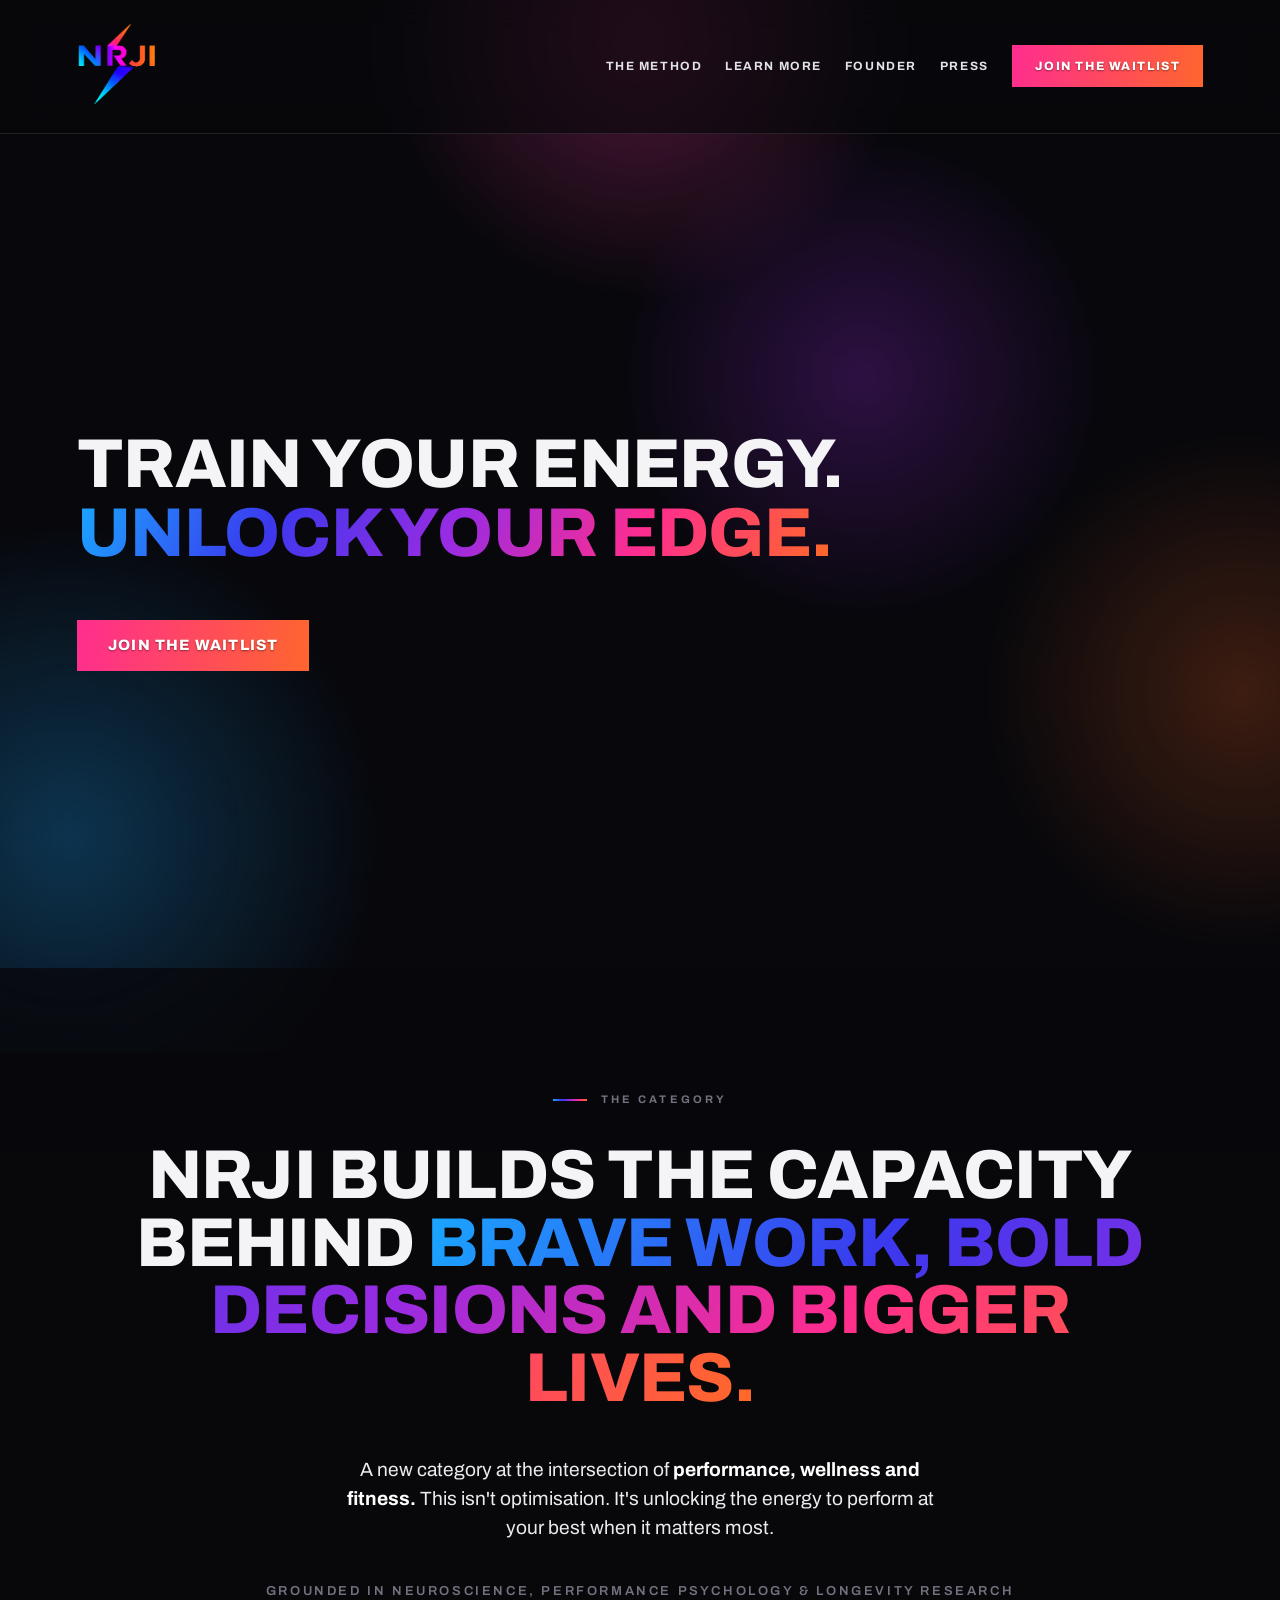
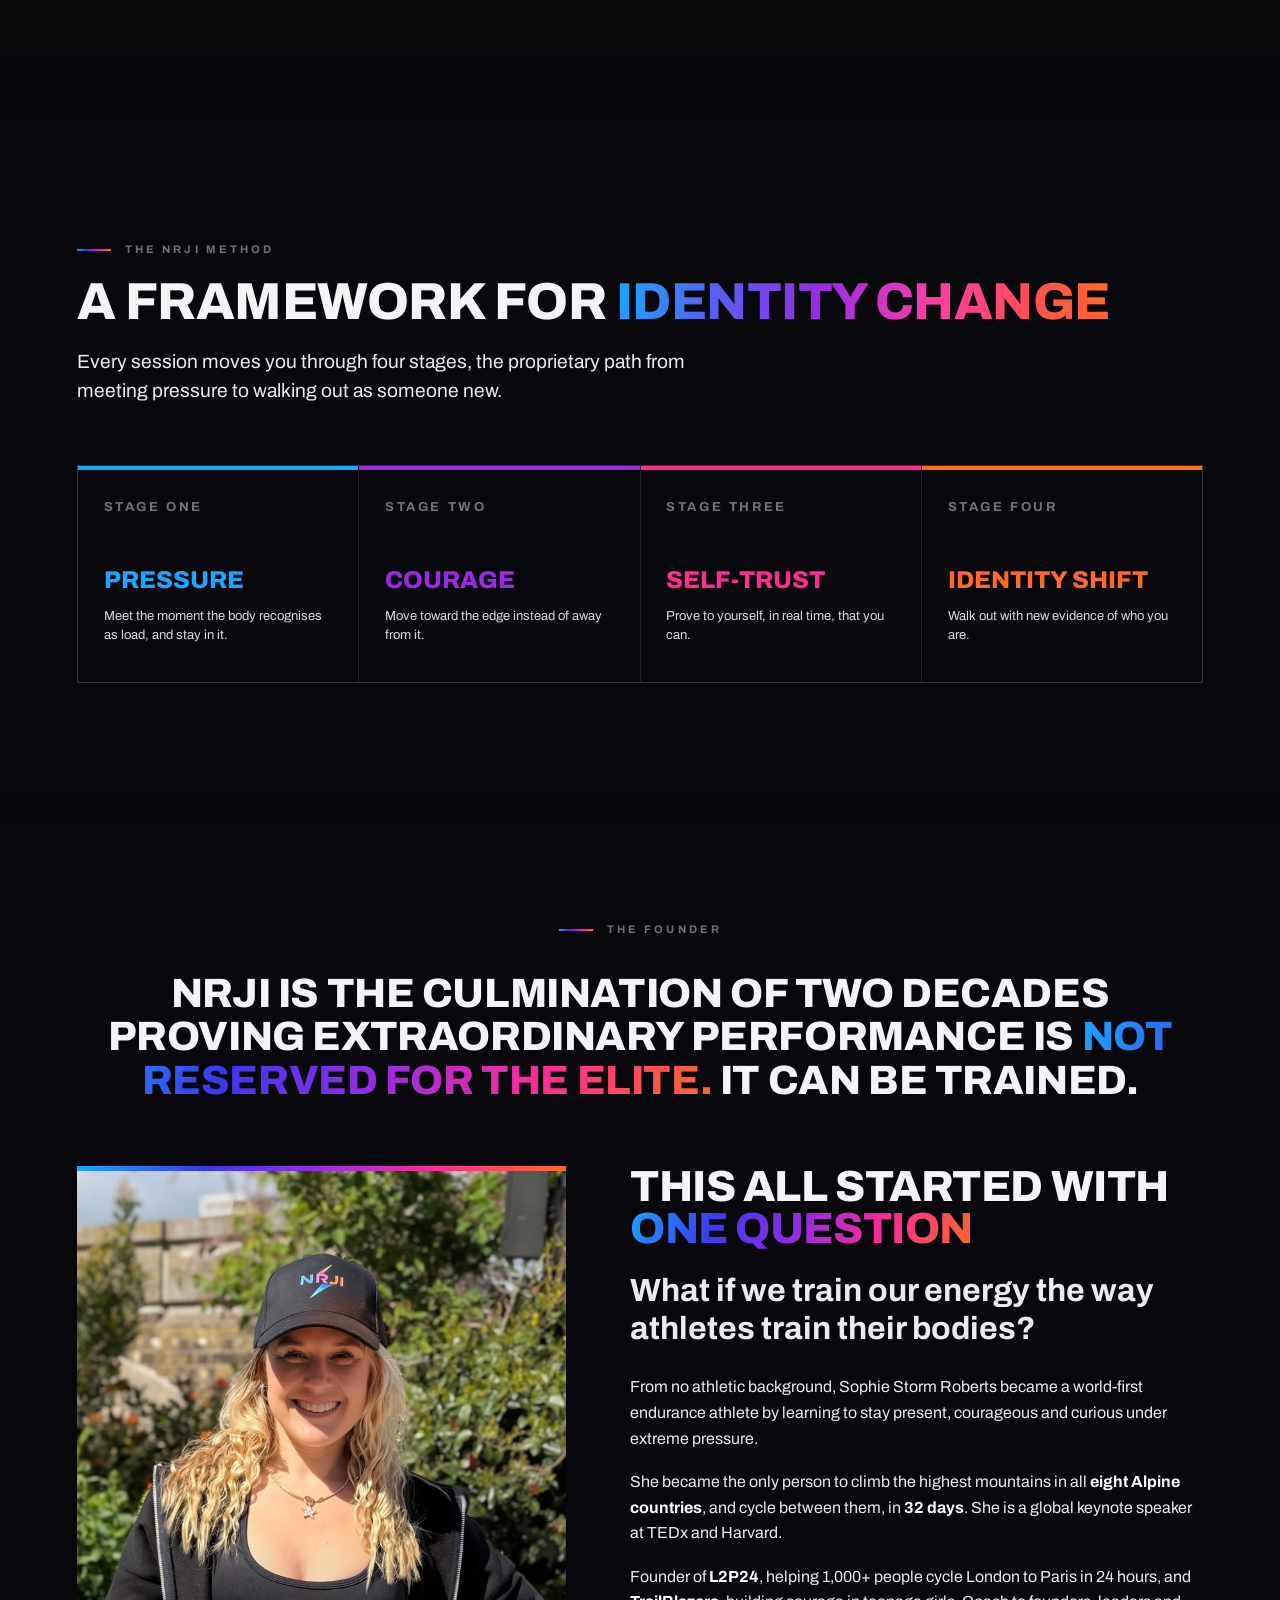
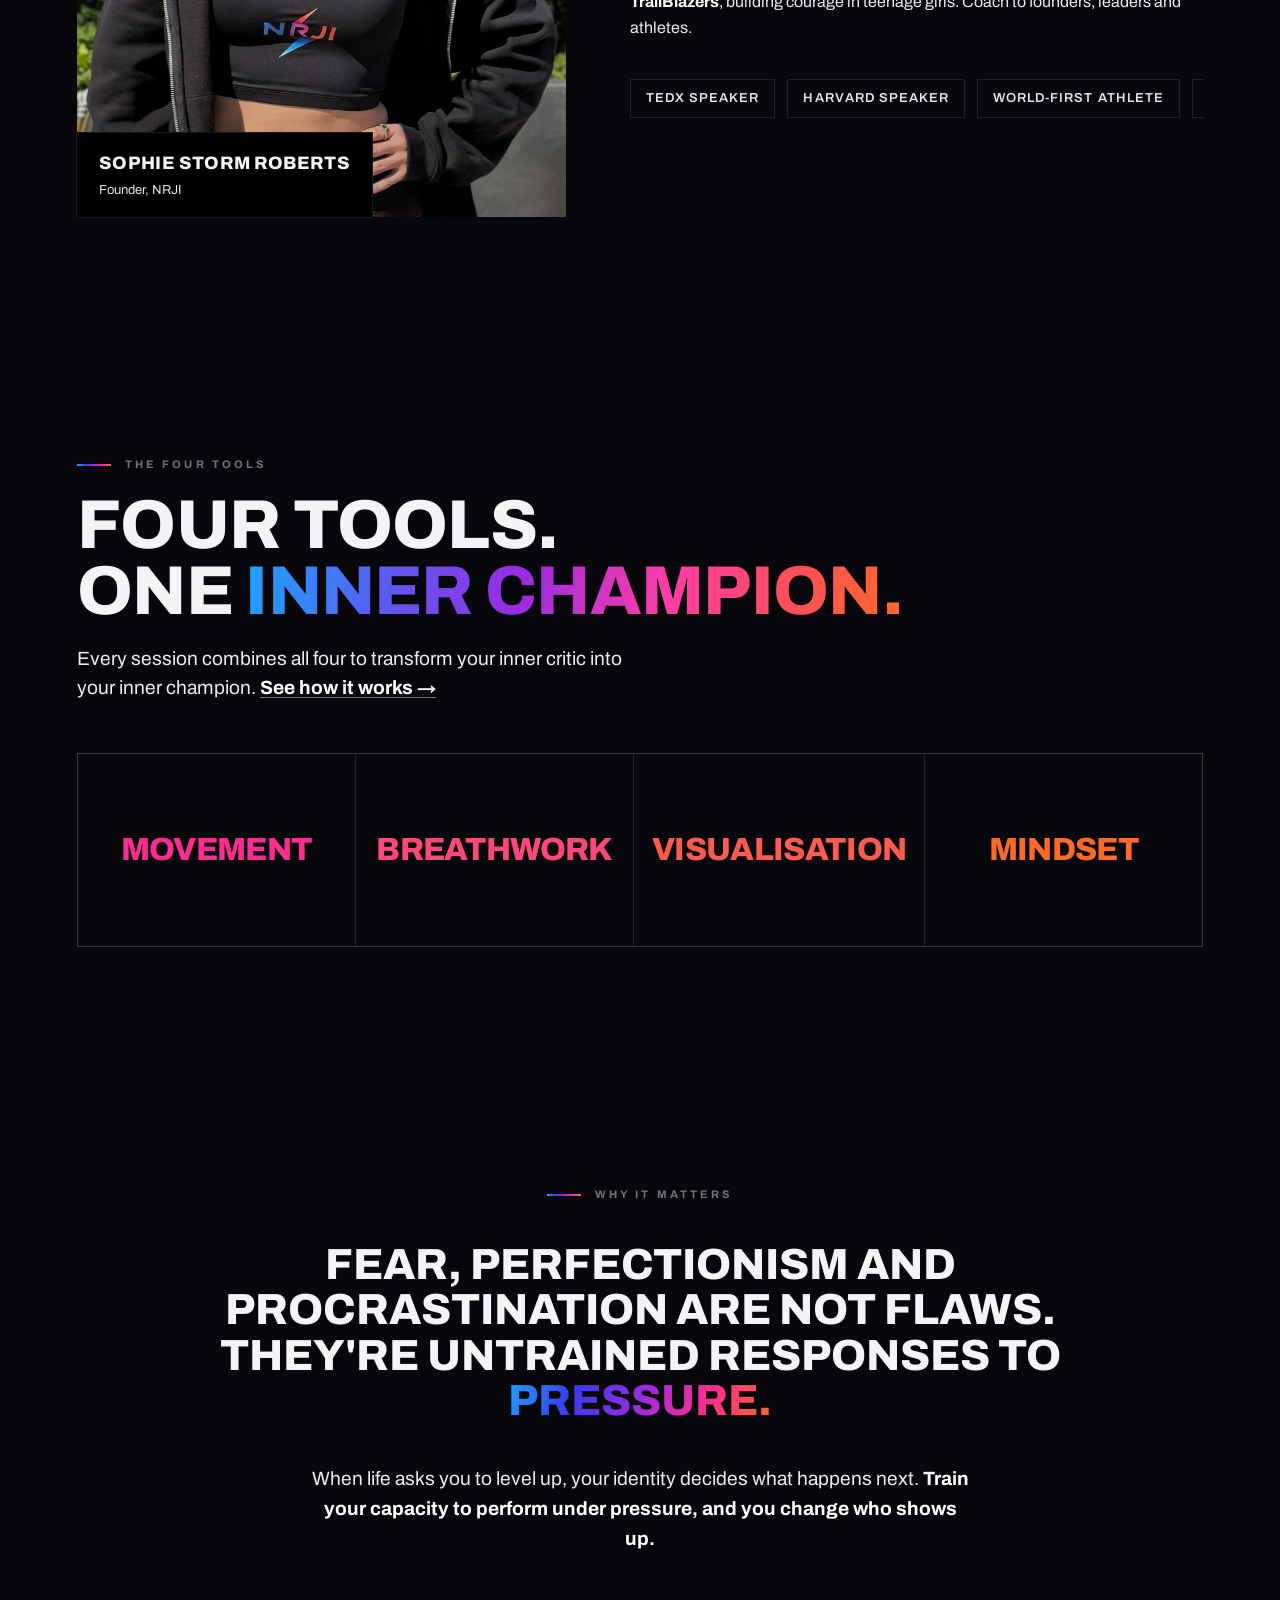
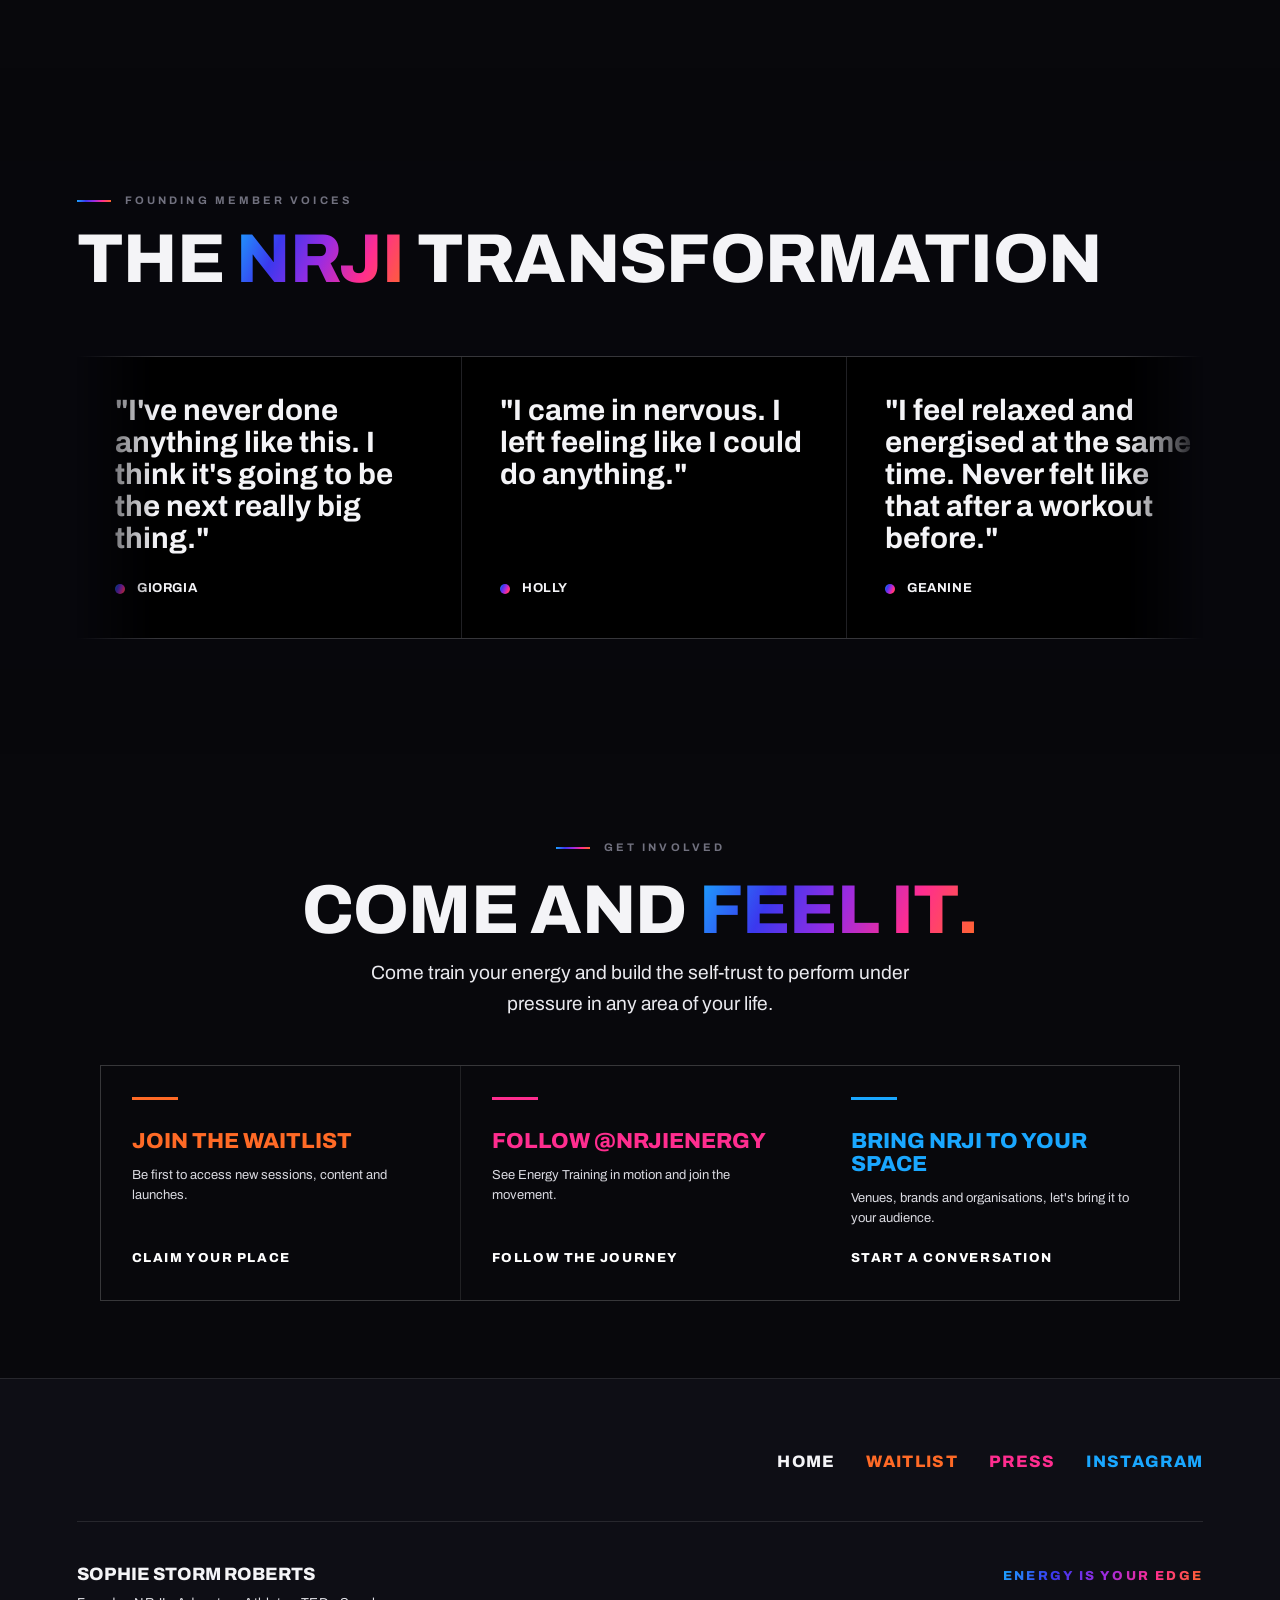
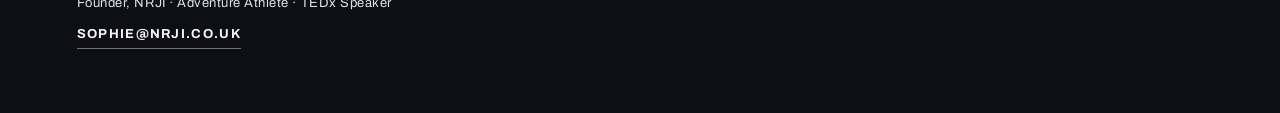
<file: index.html>
<!DOCTYPE html>
<html lang="en">
<head>
<meta charset="UTF-8">
<meta name="viewport" content="width=device-width, initial-scale=1.0">
<title>NRJI · Energy Training</title>
<link rel="preconnect" href="https://fonts.googleapis.com">
<link rel="preconnect" href="https://fonts.gstatic.com" crossorigin>
<link href="https://fonts.googleapis.com/css2?family=Archivo:ital,wght@0,400;0,500;0,600;0,700;0,800;0,900;1,600&family=Archivo+Expanded:wght@600;700;800;900&display=swap" rel="stylesheet">
<link rel="stylesheet" href="nrji-shared.css">
<style>
  /* brighter body copy site-wide on the homepage (white over grey) */
  .category p, .method-sec .lead, .founder p, .mission p, .invite > .inner > p, .pillars-sec .lead{color:#EAEAEF;}

  /* ===================== HERO ===================== */
  .hero{
    background:transparent;position:relative;z-index:1;
    padding:clamp(40px,5vw,72px) var(--pad-x) clamp(44px,5vw,72px);
    min-height:calc(100svh - 66px);
    display:flex;flex-direction:column;align-items:flex-start;justify-content:center;text-align:left;
    overflow:hidden;
  }
  .hero-body{position:relative;z-index:2;display:flex;flex-direction:column;align-items:flex-start;max-width:var(--maxw);width:100%;margin:0 auto;}
  .hero h1{font-size:clamp(36px,5.4vw,80px);max-width:none;line-height:1.0;}
  .hero h1 .rotator{display:inline-block;transition:opacity .55s ease;will-change:opacity;}
  .hero h1 .grad-text{display:inline-block;}
  .hero-cta{display:flex;gap:14px;flex-wrap:wrap;justify-content:flex-start;margin-top:clamp(34px,4vw,52px);}

  /* ===================== CATEGORY (ANCHOR) ===================== */
  .category{background:rgba(8,8,12,.80);text-align:center;}
  .category .inner{max-width:1040px;margin:0 auto;}
  .category .eyebrow{justify-content:center;margin-bottom:clamp(24px,2.6vw,36px);}
  .category h2{font-size:var(--t-h1);line-height:0.98;}
  .category .sub{font-size:var(--t-lead);line-height:1.5;max-width:54ch;margin:clamp(30px,3.4vw,46px) auto 0;}
  .category .sub strong{color:#fff;font-weight:700;}
  .category .micro{margin-top:clamp(26px,3vw,40px);font-size:var(--t-small);text-transform:uppercase;letter-spacing:.2em;color:var(--fg-faint);font-weight:600;}

  /* ===================== NRJI METHOD (FRAMEWORK IP) ===================== */
  .method-sec{background:transparent;}
  .method-sec .head{max-width:none;margin-bottom:clamp(40px,4.6vw,64px);}
  .method-sec h2{font-size:clamp(26px,4.2vw,52px);margin:18px 0 22px;}
  .method-sec .lead{font-size:var(--t-lead);line-height:1.5;max-width:58ch;}
  .frame{display:grid;grid-template-columns:repeat(4,1fr);gap:1px;background:var(--line);border:1px solid var(--line);}
  .frame .stage{background:var(--ink);padding:clamp(26px,2.4vw,38px) clamp(22px,2vw,30px) clamp(30px,2.8vw,42px);position:relative;display:flex;flex-direction:column;}
  .frame .stage::before{content:"";position:absolute;left:0;right:0;top:0;height:4px;background:var(--c);}
  .frame .stage .step{font-size:var(--t-small);text-transform:uppercase;letter-spacing:.2em;font-weight:700;color:var(--fg-faint);}
  .frame .stage h3{font-family:var(--font-display);font-weight:800;text-transform:uppercase;font-size:clamp(18px,1.9vw,28px);line-height:0.98;margin:clamp(30px,4vw,60px) 0 14px;color:var(--c);white-space:nowrap;}
  .frame .stage p{font-size:var(--t-small);color:#D9D9E0;line-height:1.5;}

  /* ===================== FOUR PILLARS ===================== */
  .pillars-sec{background:rgba(8,8,12,.86);}
  .pillars-sec .head{max-width:none;margin-bottom:clamp(36px,4vw,56px);}
  .pillars-sec h2{font-size:var(--t-h1);margin:18px 0 20px;}
  .pillars-sec .lead{font-size:var(--t-lead);line-height:1.5;max-width:50ch;}
  .toolwall{display:grid;grid-template-columns:repeat(4,1fr);gap:1px;background:var(--line);border:1px solid var(--line);}
  .toolwall .tool{background:var(--ink);padding:clamp(24px,3vw,48px) clamp(8px,1.4vw,24px);display:flex;align-items:center;justify-content:center;min-height:clamp(120px,15vw,220px);}
  .toolwall .tool span{font-family:var(--font-display);font-weight:800;text-transform:uppercase;font-size:clamp(13px,2.5vw,40px);line-height:1.0;text-align:center;color:var(--c);letter-spacing:-0.02em;white-space:nowrap;}

  /* ===================== WHY (REDUCED) ===================== */
  .mission{background:transparent;text-align:center;}
  .mission .inner{max-width:1000px;margin:0 auto;}
  .mission .eyebrow{justify-content:center;margin-bottom:clamp(26px,3vw,40px);}
  .mission .big{font-family:var(--font-display);font-weight:800;text-transform:uppercase;line-height:1.04;font-size:clamp(24px,3.4vw,46px);}
  .mission p{font-size:var(--t-lead);line-height:1.55;max-width:60ch;margin:clamp(28px,3.2vw,44px) auto 0;}
  .mission p strong{color:#fff;font-weight:700;}

  /* ===================== VOICES ===================== */
  .voices{background:rgba(8,8,12,.86);}
  .voices .head{margin-bottom:clamp(40px,5vw,64px);}
  .voices h2{font-size:var(--t-h1);margin-top:16px;}
  .quote-marquee{position:relative;width:100%;overflow:hidden;-webkit-mask-image:linear-gradient(90deg,transparent,#000 7%,#000 93%,transparent);mask-image:linear-gradient(90deg,transparent,#000 7%,#000 93%,transparent);}
  .quote-track{display:flex;align-items:stretch;gap:1px;width:max-content;background:var(--line);border-block:1px solid var(--line);animation:quote-scroll 46s linear infinite;}
  @media (hover:hover) and (pointer:fine){.quote-marquee:hover .quote-track{animation-play-state:paused;}}
  @keyframes quote-scroll{from{transform:translateX(0);}to{transform:translateX(-50%);}}
  .quote{flex:0 0 clamp(300px,30vw,420px);background:var(--black);padding:clamp(30px,3vw,52px);display:flex;flex-direction:column;gap:24px;}
  .quote .q{font-family:var(--font-display);font-weight:700;font-size:clamp(22px,2.3vw,34px);line-height:1.08;text-transform:none;}
  .quote .who{display:flex;align-items:center;gap:12px;margin-top:auto;}
  .quote .who .dot{width:10px;height:10px;background:var(--brand-grad);border-radius:50%;flex-shrink:0;}
  .quote .who .nm{font-weight:700;letter-spacing:.04em;text-transform:uppercase;font-size:var(--t-small);}

  /* ===================== FOUNDER (MOVED UP) ===================== */
  .founder{background:rgba(8,8,12,.84);overflow:hidden;}
  .founder .banner{max-width:1080px;margin:0 auto clamp(46px,5vw,76px);text-align:center;}
  .founder .banner .eyebrow{justify-content:center;margin-bottom:clamp(22px,2.6vw,34px);}
  .founder .banner .statement{font-family:var(--font-display);font-weight:800;text-transform:uppercase;line-height:1.06;font-size:clamp(24px,3.2vw,46px);padding:0;background:none;}
  .founder .inner{display:grid;grid-template-columns:0.92fr 1.08fr;gap:clamp(36px,5vw,76px);align-items:stretch;}
  .founder .inner > *{min-width:0;}
  .founder .text{min-width:0;overflow:hidden;}
  .founder .photo-wrap{position:relative;}
  .founder .photo-stack{position:relative;height:100%;}
  .founder .photo-frame{position:relative;border-radius:0;overflow:hidden;height:100%;min-height:100%;aspect-ratio:auto;background:#000;}
  .founder .photo-frame::after{content:"";position:absolute;inset:0;background:linear-gradient(180deg,transparent 55%,rgba(8,8,12,.28));pointer-events:none;}
  .founder .photo-frame img{width:100%;height:100%;object-fit:cover;object-position:center 18%;}
  .founder .photo-wrap .badge{position:absolute;left:-1px;bottom:-1px;z-index:3;background:var(--black);border:1px solid var(--line);padding:16px 22px;display:flex;flex-direction:column;gap:2px;}
  .founder .photo-wrap .frame-bar{position:absolute;left:0;right:0;top:0;height:5px;background:var(--brand-grad);z-index:2;}
  .founder .badge .nm{font-family:var(--font-display);font-weight:800;text-transform:uppercase;font-size:18px;letter-spacing:.02em;}
  .founder .badge .rl{font-size:var(--t-small);color:var(--fg-dim);}
  .founder h2{font-size:var(--t-h2);margin:0 0 22px;}
  .founder .qline{font-family:var(--font-display);font-weight:700;font-size:clamp(22px,2.6vw,32px);line-height:1.2;margin-bottom:26px;}
  .founder p{font-size:var(--t-body);line-height:1.6;}
  .founder p + p{margin-top:18px;}
  .founder p strong{color:#fff;font-weight:700;}
  .founder .credits-row{display:flex;flex-wrap:wrap;gap:12px;margin-top:clamp(28px,3vw,44px);}
  .founder .credits-row span{border:1px solid var(--line);padding:8px 15px;font-size:var(--t-small);font-weight:600;text-transform:uppercase;letter-spacing:.08em;color:var(--fg-dim);}

  /* ===================== INVITATION (GET INVOLVED) ===================== */
  .invite{background:transparent;text-align:center;position:relative;overflow:hidden;padding-block:clamp(52px,6vw,90px);}
  .invite .inner{position:relative;z-index:2;max-width:1080px;margin:0 auto;}
  .invite .eyebrow{justify-content:center;}
  .invite h2{font-size:var(--t-h1);margin:20px 0 14px;}
  .invite > .inner > p{font-size:var(--t-lead);max-width:54ch;margin:0 auto;}
  .invite .paths{display:grid;grid-template-columns:repeat(3,1fr);gap:1px;background:var(--line);border:1px solid var(--line);margin-top:clamp(34px,3.6vw,52px);text-align:left;}
  .invite .path{background:var(--ink);padding:clamp(26px,2.4vw,38px);display:flex;flex-direction:column;text-decoration:none;color:inherit;transition:background .22s,transform .22s;}
  .invite .path:hover{background:var(--ink-2);transform:translateY(-4px);}
  .invite .path .bar{height:3px;width:46px;background:var(--c);margin-bottom:clamp(22px,2.4vw,34px);}
  .invite .path h4{font-family:var(--font-display);font-weight:800;text-transform:uppercase;font-size:var(--t-h3);line-height:1.05;margin-bottom:12px;color:var(--c);}
  .invite .path p{font-size:var(--t-small);color:#D9D9E0;max-width:none;margin:0 0 20px;line-height:1.55;}
  .invite .path .pgo{margin-top:auto;font-size:13px;font-weight:800;text-transform:uppercase;letter-spacing:.12em;color:#fff;}

  /* ===================== RESPONSIVE ===================== */
  @media (max-width:900px){
    .frame{grid-template-columns:repeat(2,1fr);}
    .mission .inner{max-width:none;}
    .founder .inner{grid-template-columns:1fr;gap:36px;align-items:start;}
    .founder .photo-frame{aspect-ratio:3/3.6;height:auto;min-height:0;max-width:460px;margin:0 auto;}
    .invite .paths{grid-template-columns:1fr;}
  }
  @media (max-width:560px){
    .hero h1{font-size:clamp(32px,8.4vw,50px);}
    .hero-cta{flex-direction:row;flex-wrap:nowrap;gap:10px;align-items:stretch;width:100%;}
    .hero-cta .btn{flex:1 1 0;min-width:0;justify-content:center;text-align:center;padding:14px 10px;font-size:11px;line-height:1.2;letter-spacing:.04em;}
    .frame{grid-template-columns:1fr;}
    .toolwall .tool{min-height:84px;padding:18px 4px;}
    .toolwall .tool span{font-size:clamp(10px,2.7vw,18px);letter-spacing:-0.03em;}
    .invite .paths{grid-template-columns:1fr;}
  }
</style>
</head>
<body>
  <div id="aurora"></div>

  <!-- ===================== NAV ===================== -->
  <nav class="nav" data-screen-label="Nav">
    <a class="brand" href="index.html">
      <img src="assets/nrji-logo-clean.png" alt="NRJI">
    </a>
    <div class="links">
      <a class="hide-sm" href="#method">The Method</a>
      <a class="hide-sm" href="learn-more.html">Learn More</a>
      <a class="hide-sm" href="#founder">Founder</a>
      <a href="press.html">Press</a>
      <a class="btn btn-primary" href="waitlist.html">Join the waitlist</a>
    </div>
  </nav>

  <!-- ===================== HERO ===================== -->
  <header class="hero" data-screen-label="Hero">
    <div class="hero-body">
      <h1 class="display" data-reveal style="--rd:160ms"><span class="rotator">Train your energy.<br><span class="grad-text">Unlock your edge.</span></span></h1>
      <div class="hero-cta" data-reveal style="--rd:300ms">
        <a class="btn btn-primary btn-lg" href="waitlist.html">Join the waitlist</a>
      </div>
    </div>
  </header>

  <!-- ===================== CATEGORY (ANCHOR) ===================== -->
  <section class="category" id="category" data-screen-label="The Category">
    <div class="inner">
      <span class="eyebrow" data-reveal>The category</span>
      <h2 class="display" data-reveal style="--rd:80ms">NRJI builds the capacity behind <span class="grad-text">brave work, bold decisions and bigger lives.</span></h2>
      <p class="sub" data-reveal style="--rd:160ms">A new category at the intersection of <strong>performance, wellness and fitness.</strong> This isn't optimisation. It's unlocking the energy to perform at your best when it matters most.</p>
      <div class="micro" data-reveal style="--rd:220ms">Grounded in neuroscience, performance psychology &amp; longevity research</div>
    </div>
  </section>

  <!-- ===================== NRJI METHOD ===================== -->
  <section class="method-sec" id="method" data-screen-label="The NRJI Method">
    <div class="wrap head">
      <span class="eyebrow" data-reveal>The NRJI Method</span>
      <h2 class="display" data-reveal style="--rd:80ms">A framework for <span class="grad-ombre">identity change</span></h2>
      <p class="lead" data-reveal style="--rd:160ms">Every session moves you through four stages, the proprietary path from meeting pressure to walking out as someone new.</p>
    </div>
    <div class="wrap frame" data-reveal="scale">
      <div class="stage" style="--c:#1AA7FF"><div class="step">Stage one</div><h3>Pressure</h3><p>Meet the moment the body recognises as load, and stay in it.</p></div>
      <div class="stage" style="--c:#9A2BE2"><div class="step">Stage two</div><h3>Courage</h3><p>Move toward the edge instead of away from it.</p></div>
      <div class="stage" style="--c:#FF2D8F"><div class="step">Stage three</div><h3>Self-trust</h3><p>Prove to yourself, in real time, that you can.</p></div>
      <div class="stage" style="--c:#FF6A26"><div class="step">Stage four</div><h3>Identity shift</h3><p>Walk out with new evidence of who you are.</p></div>
    </div>
  </section>

  <!-- ===================== FOUNDER (MOVED UP) ===================== -->
  <section class="founder" id="founder" data-screen-label="The Founder">
    <div class="wrap banner">
      <span class="eyebrow" data-reveal>The founder</span>
      <div class="statement display" data-reveal style="--rd:80ms">NRJI is the culmination of two decades proving extraordinary performance is <span class="grad-text">not reserved for the elite.</span> It can be trained.</div>
    </div>
    <div class="wrap inner">
      <div class="photo-wrap" data-reveal="left">
        <div class="photo-stack">
          <div class="photo-frame">
            <div class="frame-bar"></div>
            <img src="assets/sophie.jpeg" alt="Sophie Storm Roberts, Founder of NRJI">
          </div>
          <div class="badge">
            <span class="nm">Sophie Storm Roberts</span>
            <span class="rl">Founder, NRJI</span>
          </div>
        </div>
      </div>
      <div class="text" data-reveal="right">
        <h2 class="display">This all started with <span class="grad-text">one question</span></h2>
        <p class="qline">What if we train our energy the way athletes train their bodies?</p>
        <p>From no athletic background, Sophie Storm Roberts became a world-first endurance athlete by learning to stay present, courageous and curious under extreme pressure.</p>
        <p>She became the only person to climb the highest mountains in all <strong>eight Alpine countries</strong>, and cycle between them, in <strong>32 days</strong>. She is a global keynote speaker at TEDx and Harvard.</p>
        <p>Founder of <strong>L2P24</strong>, helping 1,000+ people cycle London to Paris in 24 hours, and <strong>TrailBlazers</strong>, building courage in teenage girls. Coach to founders, leaders and athletes.</p>
        <div class="credits-row">
          <span>TEDx Speaker</span>
          <span>Harvard Speaker</span>
          <span>World-First Athlete</span>
          <span>8 Peaks in 32 Days</span>
        </div>
      </div>
    </div>
  </section>

  <!-- ===================== FOUR PILLARS ===================== -->
  <section class="pillars-sec" id="pillars" data-screen-label="The Four Tools">
    <div class="wrap head">
      <span class="eyebrow" data-reveal>The four tools</span>
      <h2 class="display" data-reveal style="--rd:80ms">Four tools.<br>One <span class="grad-ombre">inner champion.</span></h2>
      <p class="lead" data-reveal style="--rd:160ms">Every session combines all four to transform your inner critic into your inner champion. <a href="learn-more.html" style="color:#fff;font-weight:700;text-decoration:underline;text-underline-offset:3px;text-decoration-color:var(--fg-faint)">See how it works &rarr;</a></p>
    </div>
    <div class="wrap toolwall" data-reveal="scale">
      <div class="tool" style="--c:#FF2D8F"><span>Movement</span></div>
      <div class="tool" style="--c:#FF4779"><span>Breathwork</span></div>
      <div class="tool" style="--c:#FF5A50"><span>Visualisation</span></div>
      <div class="tool" style="--c:#FF6A26"><span>Mindset</span></div>
    </div>
  </section>

  <!-- ===================== WHY (REDUCED) ===================== -->
  <section class="mission" id="why" data-screen-label="Why It Matters">
    <div class="inner">
      <span class="eyebrow" data-reveal>Why it matters</span>
      <div class="big" data-reveal style="--rd:80ms">Fear, perfectionism and procrastination are not flaws. They're untrained responses to <span class="grad-text">pressure.</span></div>
      <p data-reveal style="--rd:160ms">When life asks you to level up, your identity decides what happens next. <strong>Train your capacity to perform under pressure, and you change who shows up.</strong></p>
    </div>
  </section>

  <!-- ===================== VOICES ===================== -->
  <section class="voices" id="voices" data-screen-label="Founding Voices">
    <div class="wrap head">
      <span class="eyebrow" data-reveal>Founding member voices</span>
      <h2 class="display" data-reveal style="--rd:90ms">The <span class="grad-text">NRJI</span> transformation</h2>
    </div>
    <div class="quote-marquee" data-reveal>
      <div class="quote-track">
        <div class="quote"><p class="q">"I've never done anything like this. I think it's going to be the next really big thing."</p><div class="who"><span class="dot"></span><span class="nm">Giorgia</span></div></div>
        <div class="quote"><p class="q">"I came in nervous. I left feeling like I could do anything."</p><div class="who"><span class="dot"></span><span class="nm">Holly</span></div></div>
        <div class="quote"><p class="q">"I feel relaxed and energised at the same time. Never felt like that after a workout before."</p><div class="who"><span class="dot"></span><span class="nm">Geanine</span></div></div>
        <div class="quote"><p class="q">"I feel unstoppable."</p><div class="who"><span class="dot"></span><span class="nm">Clare</span></div></div>
        <div class="quote" aria-hidden="true"><p class="q">"I've never done anything like this. I think it's going to be the next really big thing."</p><div class="who"><span class="dot"></span><span class="nm">Giorgia</span></div></div>
        <div class="quote" aria-hidden="true"><p class="q">"I came in nervous. I left feeling like I could do anything."</p><div class="who"><span class="dot"></span><span class="nm">Holly</span></div></div>
        <div class="quote" aria-hidden="true"><p class="q">"I feel relaxed and energised at the same time. Never felt like that after a workout before."</p><div class="who"><span class="dot"></span><span class="nm">Geanine</span></div></div>
        <div class="quote" aria-hidden="true"><p class="q">"I feel unstoppable."</p><div class="who"><span class="dot"></span><span class="nm">Clare</span></div></div>
      </div>
    </div>
  </section>

  <!-- ===================== INVITATION (GET INVOLVED) ===================== -->
  <section class="invite" id="involved" data-screen-label="Get Involved">
    <div class="inner">
      <span class="eyebrow center" data-reveal>Get involved</span>
      <h2 class="display" data-reveal style="--rd:80ms">Come and <span class="grad-text">feel it.</span></h2>
      <p data-reveal style="--rd:160ms">Come train your energy and build the self-trust to perform under pressure in any area of your life.</p>
      <div class="paths">
        <a class="path" style="--c:#FF6A26" href="waitlist.html" data-reveal>
          <div class="bar"></div>
          <h4>Join the waitlist</h4>
          <p>Be first to access new sessions, content and launches.</p>
          <span class="pgo">Claim your place</span>
        </a>
        <a class="path" style="--c:#FF2D8F;--rd:110ms" href="https://www.instagram.com/nrjienergy" target="_blank" rel="noopener" data-reveal>
          <div class="bar"></div>
          <h4>Follow @nrjienergy</h4>
          <p>See Energy Training in motion and join the movement.</p>
          <span class="pgo">Follow the journey</span>
        </a>
        <a class="path" style="--c:#1AA7FF;--rd:220ms" href="bring-nrji.html" data-reveal>
          <div class="bar"></div>
          <h4>Bring NRJI to your space</h4>
          <p>Venues, brands and organisations, let's bring it to your audience.</p>
          <span class="pgo">Start a conversation</span>
        </a>
      </div>
    </div>
  </section>

  <!-- ===================== FOOTER ===================== -->
  <footer class="site-footer" data-screen-label="Footer">
    <div class="fwrap">
      <div class="flinks">
        <a href="index.html" style="color:#F4F4F7">Home</a>
        <a href="waitlist.html" style="color:#FF6A26">Waitlist</a>
        <a href="press.html" style="color:#FF2D8F">Press</a>
        <a href="https://www.instagram.com/nrjienergy" target="_blank" rel="noopener" style="color:#1AA7FF">Instagram</a>
      </div>
      <div class="meta">
        <div>
          <div class="nm">Sophie Storm Roberts</div>
          <div class="rl">Founder, NRJI · Adventure Athlete · TEDx Speaker</div>
          <a class="email" href="mailto:sophie@nrji.co.uk">sophie@nrji.co.uk</a>
        </div>
        <div class="sign grad-text">Energy is your edge</div>
      </div>
    </div>
  </footer>

  <script src="nrji-interactive.js"></script>
  <script>
  (function(){
    var rot=document.querySelector('.hero h1 .rotator');
    if(!rot) return;
    if(window.matchMedia&&window.matchMedia('(prefers-reduced-motion: reduce)').matches) return;
    var quotes=[
      'Train your energy.<br><span class="grad-text">Unlock your edge.</span>',
      'Energy is the<br><span class="grad-text">edge you train.</span>',
      'Stay clear under<br><span class="grad-text">pressure.</span>',
      'Train it until<br><span class="grad-text">you trust it.</span>'
    ];
    var i=0;
    setInterval(function(){
      rot.style.opacity='0';
      setTimeout(function(){
        i=(i+1)%quotes.length;
        rot.innerHTML=quotes[i];
        rot.style.opacity='1';
      },560);
    },5000);
  })();
  </script>
</body>
</html>
</file>
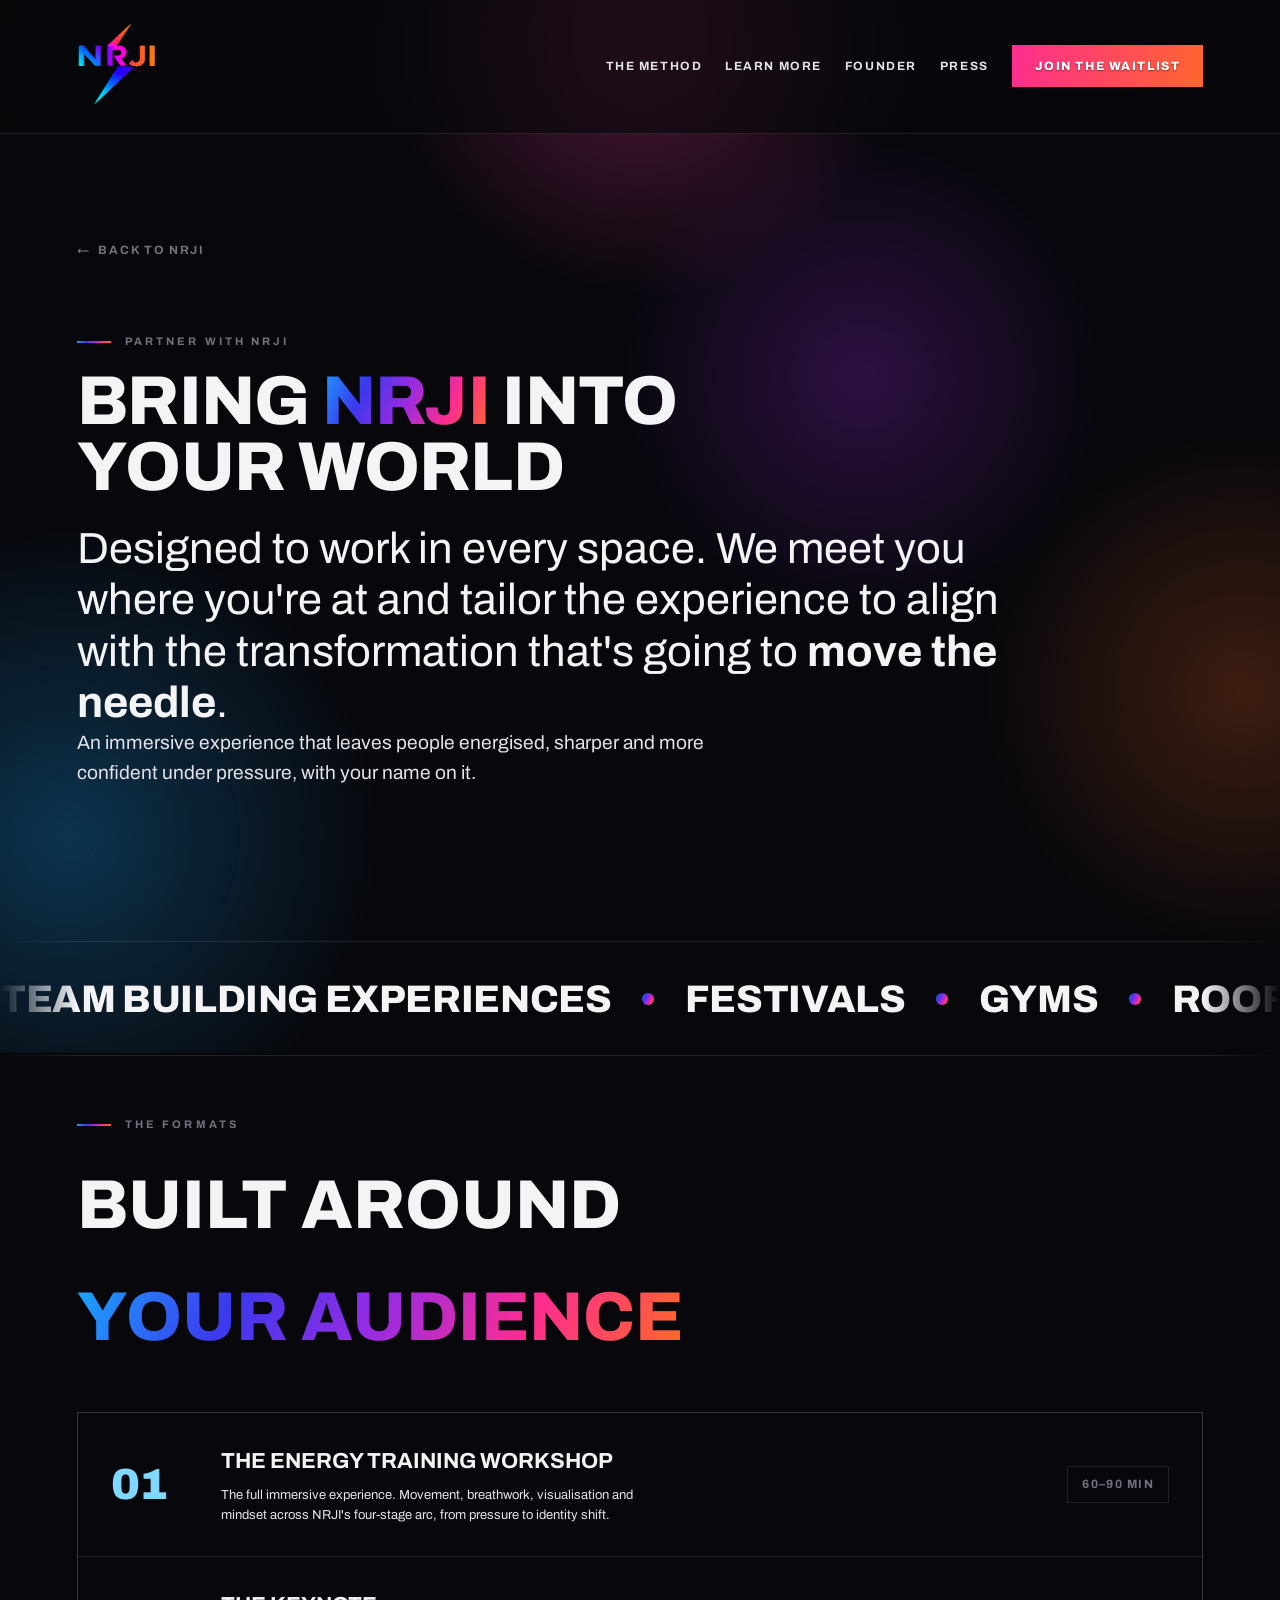
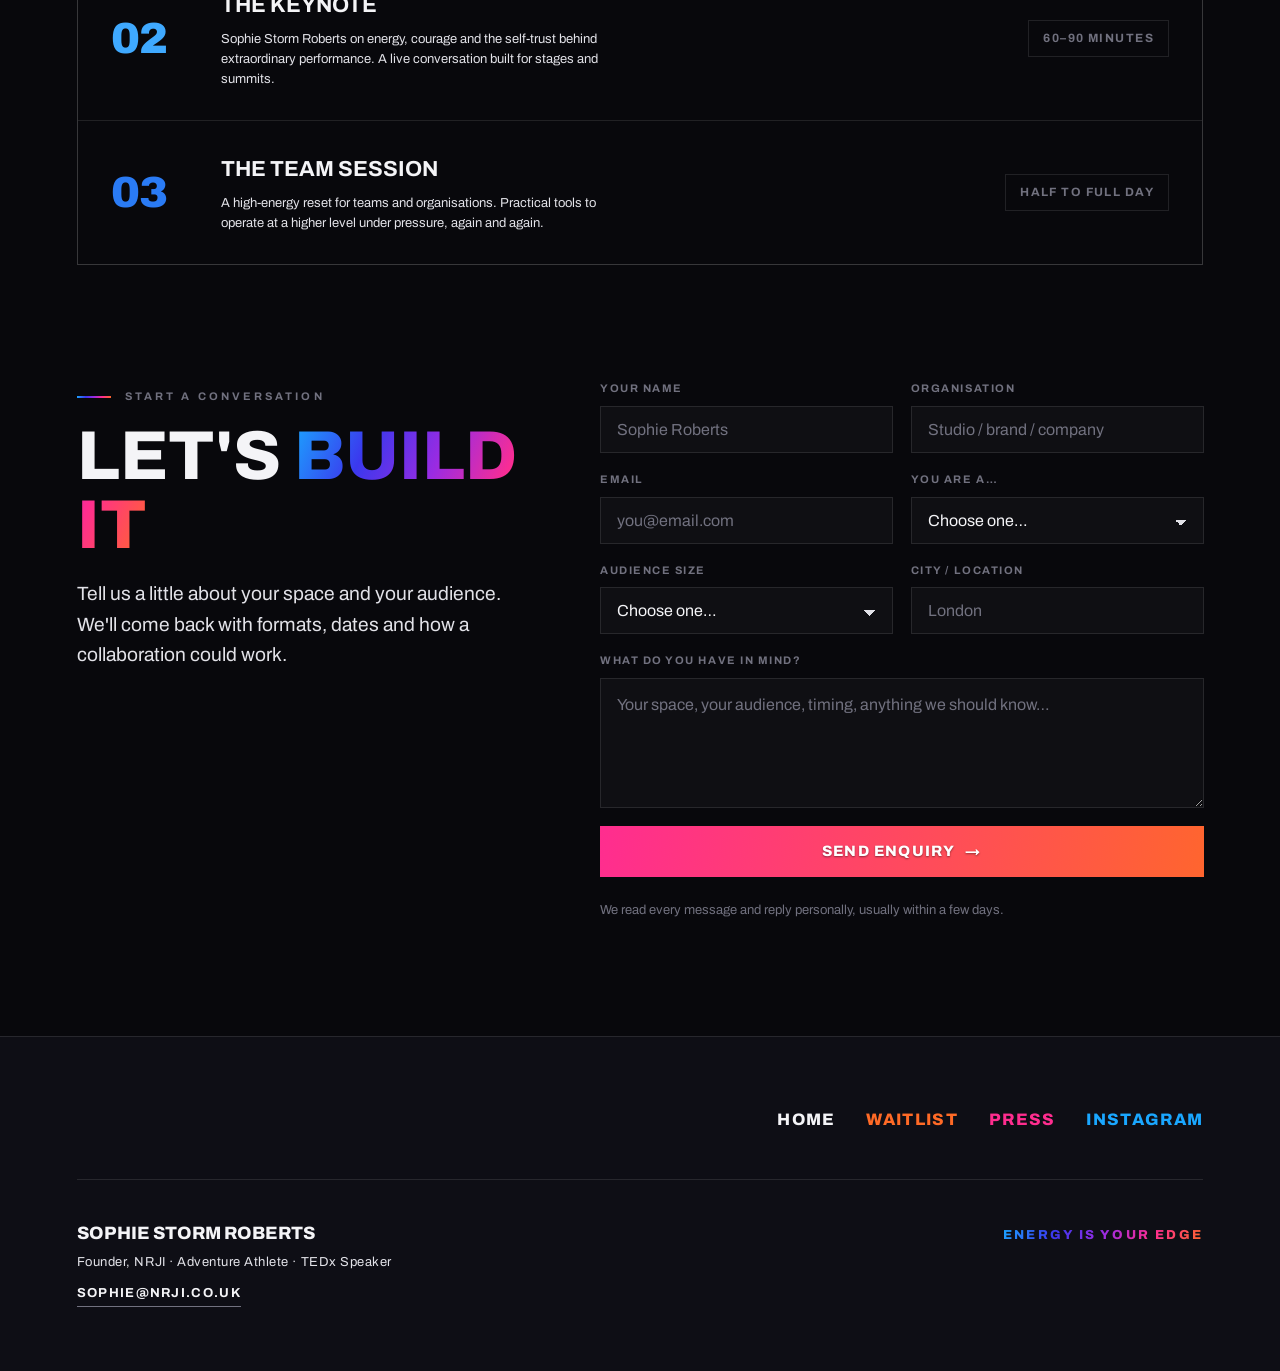
<file: bring-nrji.html>
<!DOCTYPE html>
<html lang="en">
<head>
<meta charset="UTF-8">
<meta name="viewport" content="width=device-width, initial-scale=1.0">
<title>Bring NRJI to Your Space · NRJI</title>
<link rel="preconnect" href="https://fonts.googleapis.com">
<link rel="preconnect" href="https://fonts.gstatic.com" crossorigin>
<link href="https://fonts.googleapis.com/css2?family=Archivo:ital,wght@0,400;0,500;0,600;0,700;0,800;0,900;1,600&family=Archivo+Expanded:wght@600;700;800;900&display=swap" rel="stylesheet">
<link rel="stylesheet" href="nrji-shared.css">
<style>
  /* bring phero */
  .bring-phero .bp-cols{display:block;margin-top:clamp(20px,3vw,38px);}
  .bring-phero h1{margin:18px 0 22px;}
  .bp-cta{margin-top:clamp(28px,3vw,40px);}
  .bp-visual{position:relative;}
  .bp-frame{position:relative;border:1px solid var(--line);aspect-ratio:1/1;display:flex;align-items:center;justify-content:center;overflow:hidden;background:radial-gradient(circle at 50% 42%,rgba(154,43,226,.20),rgba(26,167,255,.10) 46%,transparent 72%);}
  .bp-frame .frame-bar{position:absolute;left:0;right:0;top:0;height:5px;background:var(--brand-grad);z-index:2;}
  .bp-frame img{width:56%;max-width:300px;filter:drop-shadow(0 10px 50px rgba(0,0,0,.45));animation:bpFloat 6s ease-in-out infinite;}
  @keyframes bpFloat{0%,100%{transform:translateY(-8px);}50%{transform:translateY(8px);}}
  @media (prefers-reduced-motion:reduce){.bp-frame img{animation:none;}}
  @media (max-width:860px){.bring-phero .bp-cols{grid-template-columns:1fr;gap:36px;}.bp-frame{max-width:380px;}}

  /* who it's for */
  .loc-marquee{position:relative;width:100%;overflow:hidden;border-block:1px solid var(--line);padding:clamp(18px,2vw,28px) 0;-webkit-mask-image:linear-gradient(90deg,transparent,#000 6%,#000 94%,transparent);mask-image:linear-gradient(90deg,transparent,#000 6%,#000 94%,transparent);}
  .loc-track{display:flex;align-items:center;gap:clamp(20px,2.4vw,40px);width:max-content;animation:loc-scroll 38s linear infinite;}
  .loc-marquee:hover .loc-track{animation-play-state:paused;}
  .loc-track span:not(.sep){font-family:var(--font-display);font-weight:800;text-transform:uppercase;letter-spacing:-0.01em;font-size:clamp(24px,3vw,46px);color:var(--fg);white-space:nowrap;}
  .loc-track .sep{width:12px;height:12px;border-radius:50%;background:var(--brand-grad);flex-shrink:0;}
  @keyframes loc-scroll{from{transform:translateX(0);}to{transform:translateX(-50%);}}
  @media (prefers-reduced-motion:reduce){.loc-track{animation:none;}}
  .who-for{padding:clamp(36px,4vw,64px) var(--pad-x);position:relative;z-index:1;}
  .who-grid{display:grid;grid-template-columns:repeat(3,1fr);gap:1px;background:var(--line);border:1px solid var(--line);}
  .who-cell{background:var(--ink);padding:clamp(26px,2.6vw,40px);}
  .who-cell .ic{font-family:var(--font-display);font-weight:800;font-size:30px;color:var(--c);margin-bottom:16px;}
  .who-cell h3{font-family:var(--font-display);font-weight:700;text-transform:uppercase;font-size:var(--t-h3);margin-bottom:10px;}
  .who-cell p{color:var(--fg-dim);font-size:var(--t-small);line-height:1.55;}

  /* formats */
  .formats{padding:clamp(36px,4vw,64px) var(--pad-x);position:relative;z-index:1;}
  .sec-head{margin-bottom:clamp(28px,3vw,44px);}
  .sec-head .eyebrow{margin-bottom:16px;}
  .sec-head h2{font-family:var(--font-display);font-weight:800;text-transform:uppercase;font-size:var(--t-h1);max-width:16ch;}
  .fmt-list{display:grid;gap:1px;background:var(--line);border:1px solid var(--line);}
  .fmt{background:var(--ink);display:grid;grid-template-columns:84px 1fr auto;gap:clamp(16px,2vw,30px);align-items:center;padding:clamp(22px,2.4vw,32px) clamp(22px,2.6vw,38px);}
  .fmt .no{font-family:var(--font-display);font-weight:900;font-size:clamp(34px,3.4vw,52px);color:var(--c);line-height:1;letter-spacing:-0.02em;}
  .fmt .body h3{font-family:var(--font-display);font-weight:700;text-transform:uppercase;font-size:var(--t-h3);margin-bottom:6px;}
  .fmt .body p{color:var(--fg-dim);font-size:var(--t-small);line-height:1.55;max-width:60ch;}
  .fmt .dur{font-size:12px;font-weight:700;text-transform:uppercase;letter-spacing:.12em;color:var(--fg-faint);white-space:nowrap;border:1px solid var(--line);padding:8px 14px;}
  @media (max-width:680px){.fmt{grid-template-columns:1fr;gap:10px;}.fmt .dur{justify-self:start;}}

  /* form block */
  .inq{padding:clamp(40px,5vw,80px) var(--pad-x) clamp(80px,9vw,140px);position:relative;z-index:1;}
  .inq-grid{display:grid;grid-template-columns:0.85fr 1.15fr;gap:clamp(40px,6vw,90px);align-items:start;}
  .inq-grid .intro h2{font-family:var(--font-display);font-weight:800;text-transform:uppercase;font-size:var(--t-h1);line-height:1;margin:16px 0 18px;}
  .inq-grid .intro p{color:var(--fg-dim);font-size:var(--t-lead);line-height:1.6;}
  .inq-grid .intro .mini{margin-top:30px;padding-top:24px;border-top:1px solid var(--line);}
  .inq-grid .intro .mini .q{font-family:var(--font-display);font-weight:700;font-size:clamp(20px,1.8vw,26px);line-height:1.14;}
  .inq-grid .intro .mini .nm{color:var(--fg-faint);font-size:12px;font-weight:700;text-transform:uppercase;letter-spacing:.14em;margin-top:12px;}
  .fine{font-size:13px;color:var(--fg-faint);margin-top:6px;line-height:1.5;}
  @media (max-width:900px){.inq-grid{grid-template-columns:1fr;gap:40px;}}
</style>
</head>
<body>
  <div id="aurora"></div>

  <nav class="nav">
    <a class="brand" href="index.html">
      <img src="assets/nrji-logo-clean.png" alt="NRJI">
    </a>
    <div class="links">
      <a class="hide-sm" href="index.html#method">The Method</a>
      <a class="hide-sm" href="learn-more.html">Learn More</a>
      <a class="hide-sm" href="index.html#founder">Founder</a>
      <a href="press.html">Press</a>
      <a class="btn btn-primary" href="waitlist.html">Join the waitlist</a>
    </div>
  </nav>

  <section class="phero bring-phero">
    <a class="back" href="index.html"><span>&larr;</span> Back to NRJI</a>
    <div class="bp-cols">
      <div class="bp-text">
        <span class="eyebrow" data-reveal>Partner with NRJI</span>
        <h1 class="display" data-reveal style="--rd:80ms">Bring <span class="grad-text">NRJI</span> into your world</h1>
        <p class="lead" data-reveal style="--rd:120ms;font-size:var(--t-h2);color:var(--fg);max-width:38ch;line-height:1.18;">Designed to work in every space. We meet you where you're at and tailor the experience to align with the transformation that's going to <strong>move the needle</strong>.</p>
        <p class="lead" data-reveal style="--rd:180ms;max-width:60ch;">An immersive experience that leaves people energised, sharper and more confident under pressure, with your name on it.</p>
        <div class="bp-cta" data-reveal style="--rd:240ms">
          <a class="btn btn-primary btn-lg" href="#enquire">Start a conversation <span class="arr">&rarr;</span></a>
        </div>
      </div>
    </div>
  </section>

  <!-- LOCATIONS MARQUEE -->
  <div class="loc-marquee" data-reveal>
    <div class="loc-track">
      <span>Team building experiences</span><span class="sep"></span><span>Festivals</span><span class="sep"></span><span>Gyms</span><span class="sep"></span><span>Rooftops</span><span class="sep"></span><span>Members clubs</span><span class="sep"></span><span>Epic outdoor locations</span><span class="sep"></span><span>Offices</span><span class="sep"></span><span>Brand activations</span><span class="sep"></span>
      <span aria-hidden="true">Team building experiences</span><span class="sep" aria-hidden="true"></span><span aria-hidden="true">Festivals</span><span class="sep" aria-hidden="true"></span><span aria-hidden="true">Gyms</span><span class="sep" aria-hidden="true"></span><span aria-hidden="true">Rooftops</span><span class="sep" aria-hidden="true"></span><span aria-hidden="true">Members clubs</span><span class="sep" aria-hidden="true"></span><span aria-hidden="true">Epic outdoor locations</span><span class="sep" aria-hidden="true"></span><span aria-hidden="true">Offices</span><span class="sep" aria-hidden="true"></span><span aria-hidden="true">Brand activations</span><span class="sep" aria-hidden="true"></span>
    </div>
  </div>

  <!-- FORMATS -->
  <section class="formats">
    <div class="wrap">
      <div class="sec-head" data-reveal>
        <span class="eyebrow">The formats</span>
        <h2>Built around <span class="grad-text">your audience</span></h2>
      </div>
      <div class="fmt-list">
        <div class="fmt" style="--c:#7FD8FF" data-reveal>
          <div class="no">01</div>
          <div class="body"><h3>The Energy Training workshop</h3><p>The full immersive experience. Movement, breathwork, visualisation and mindset across NRJI's four-stage arc, from pressure to identity shift.</p></div>
          <div class="dur">60–90 min</div>
        </div>
        <div class="fmt" style="--c:#3FA9FF;--rd:90ms" data-reveal>
          <div class="no">02</div>
          <div class="body"><h3>The keynote</h3><p>Sophie Storm Roberts on energy, courage and the self-trust behind extraordinary performance. A live conversation built for stages and summits.</p></div>
          <div class="dur">60–90 minutes</div>
        </div>
        <div class="fmt" style="--c:#2A7BF5;--rd:180ms" data-reveal>
          <div class="no">03</div>
          <div class="body"><h3>The team session</h3><p>A high-energy reset for teams and organisations. Practical tools to operate at a higher level under pressure, again and again.</p></div>
          <div class="dur">Half to full day</div>
        </div>
      </div>
    </div>
  </section>

  <!-- INQUIRY FORM -->
  <section class="inq" id="enquire">
    <div class="wrap inq-grid">
      <div class="intro">
        <span class="eyebrow" data-reveal>Start a conversation</span>
        <h2 data-reveal style="--rd:80ms">Let's <span class="grad-text">build it</span></h2>
        <p data-reveal style="--rd:150ms">Tell us a little about your space and your audience. We'll come back with formats, dates and how a collaboration could work.</p>
      </div>

      <div>
        <form class="form" data-demo data-success="inq-success" data-reveal="right">
          <div class="row2">
            <div class="field"><label for="name">Your name</label><input id="name" type="text" placeholder="Sophie Roberts" required></div>
            <div class="field"><label for="org">Organisation</label><input id="org" type="text" placeholder="Studio / brand / company" required></div>
          </div>
          <div class="row2">
            <div class="field"><label for="email">Email</label><input id="email" type="email" placeholder="you@email.com" required></div>
            <div class="field"><label for="type">You are a…</label>
              <select id="type" required>
                <option value="">Choose one…</option>
                <option>Venue or studio</option>
                <option>Brand</option>
                <option>Team or organisation</option>
                <option>Event or festival</option>
                <option>Something else</option>
              </select>
            </div>
          </div>
          <div class="row2">
            <div class="field"><label for="size">Audience size</label>
              <select id="size">
                <option value="">Choose one…</option>
                <option>Up to 25</option>
                <option>25–75</option>
                <option>75–200</option>
                <option>200+</option>
              </select>
            </div>
            <div class="field"><label for="city">City / location</label><input id="city" type="text" placeholder="London"></div>
          </div>
          <div class="field"><label for="msg">What do you have in mind?</label><textarea id="msg" placeholder="Your space, your audience, timing, anything we should know…"></textarea></div>
          <button class="btn btn-primary btn-lg btn-block" type="submit">Send enquiry <span class="arr">&rarr;</span></button>
          <p class="fine">We read every message and reply personally, usually within a few days.</p>
        </form>

        <div class="success" id="inq-success">
          <div class="tick"><svg viewBox="0 0 24 24"><polyline points="20 6 9 17 4 12"></polyline></svg></div>
          <h3>Message received.</h3>
          <p>Thank you. We're excited. Sophie and the NRJI team will be in touch with suggested formats, dates and next steps. Keep an eye on your inbox.</p>
        </div>
      </div>
    </div>
  </section>

  <footer class="site-footer" data-screen-label="Footer">
    <div class="fwrap">
      <div class="flinks">
        <a href="index.html" style="color:#F4F4F7">Home</a>
        <a href="waitlist.html" style="color:#FF6A26">Waitlist</a>
        <a href="press.html" style="color:#FF2D8F">Press</a>
        <a href="https://www.instagram.com/nrjienergy" target="_blank" rel="noopener" style="color:#1AA7FF">Instagram</a>
      </div>
      <div class="meta">
        <div>
          <div class="nm">Sophie Storm Roberts</div>
          <div class="rl">Founder, NRJI &middot; Adventure Athlete &middot; TEDx Speaker</div>
          <a class="email" href="mailto:sophie@nrji.co.uk">sophie@nrji.co.uk</a>
        </div>
        <div class="sign grad-text">Energy is your edge</div>
      </div>
    </div>
  </footer>

  <script src="nrji-interactive.js"></script>
</body>
</html>
</file>
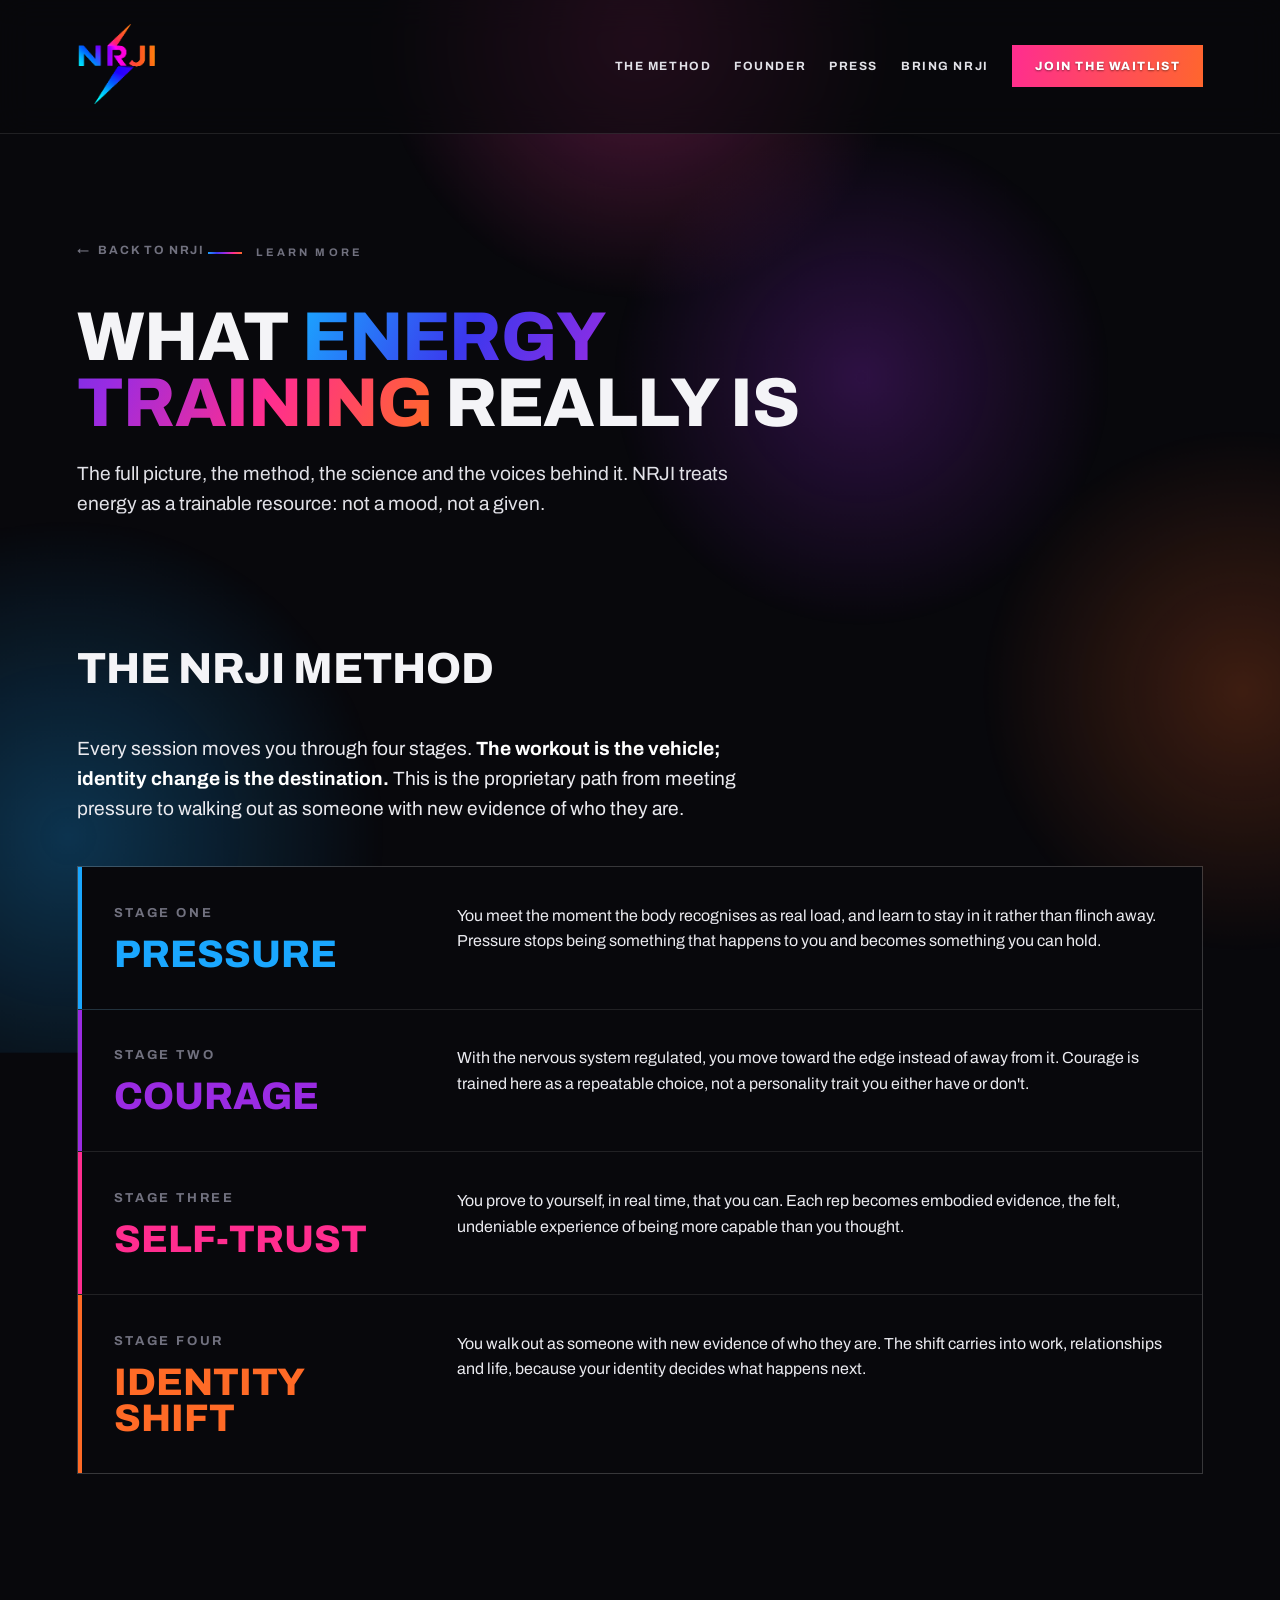
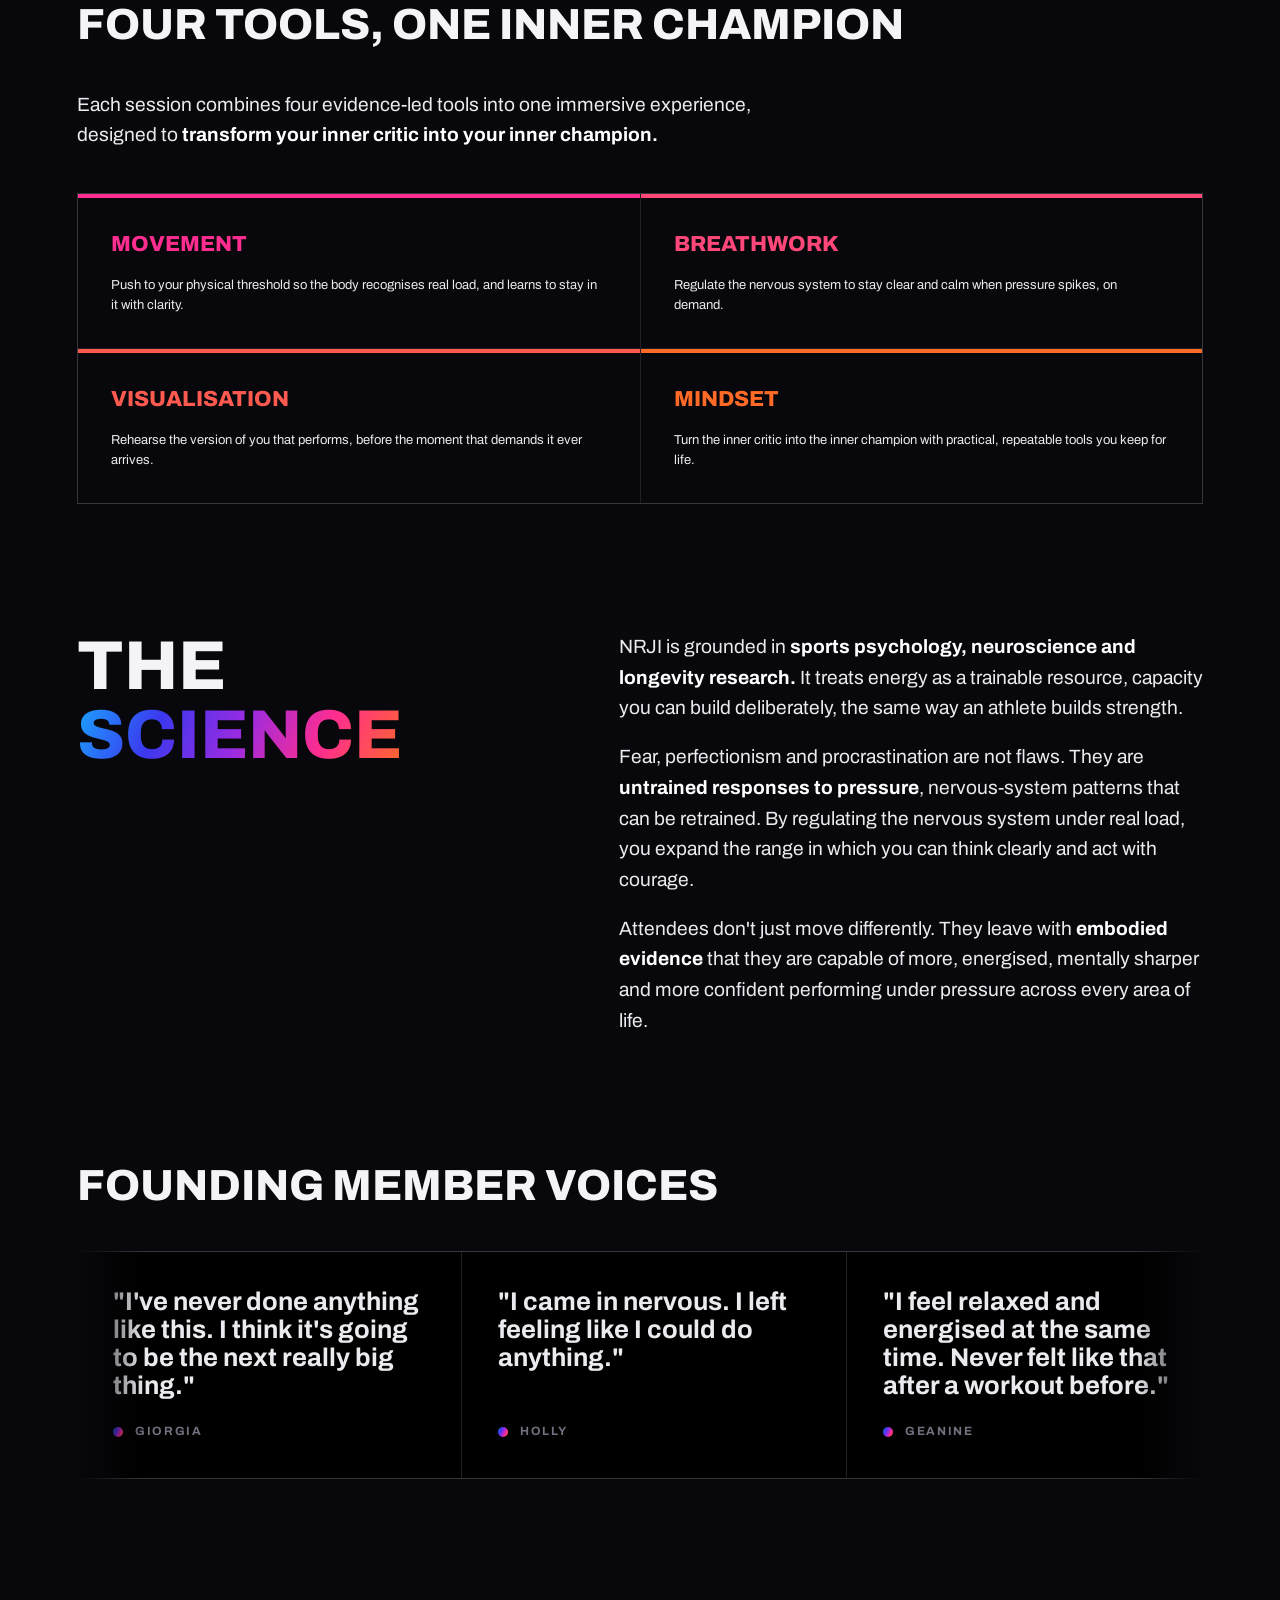
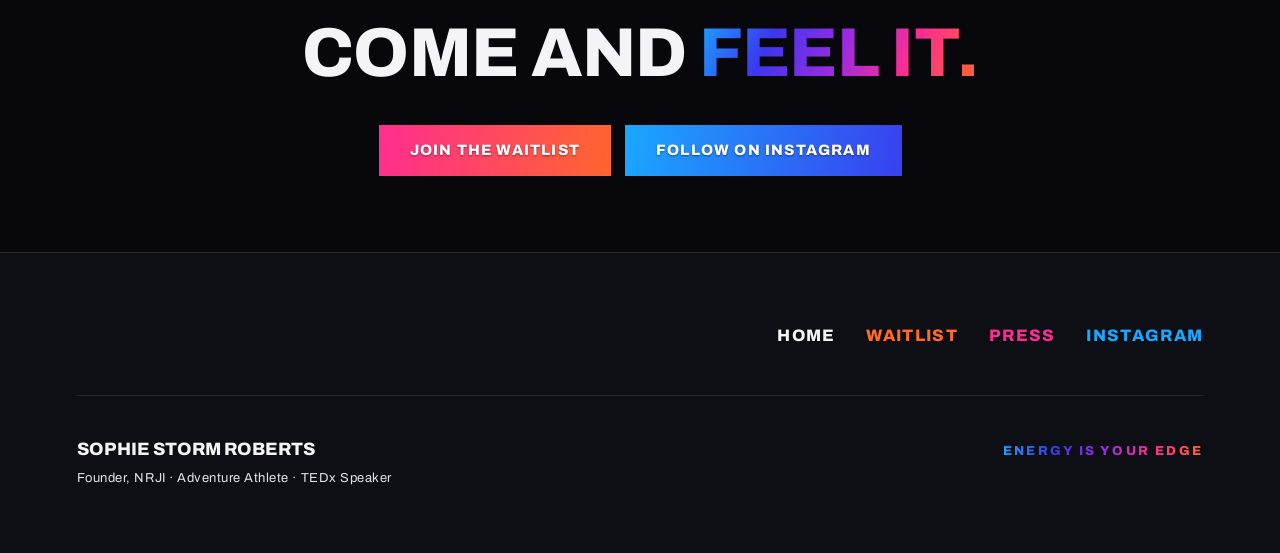
<file: learn-more.html>
<!DOCTYPE html>
<html lang="en">
<head>
<meta charset="UTF-8">
<meta name="viewport" content="width=device-width, initial-scale=1.0">
<title>Learn More · NRJI</title>
<link rel="preconnect" href="https://fonts.googleapis.com">
<link rel="preconnect" href="https://fonts.gstatic.com" crossorigin>
<link href="https://fonts.googleapis.com/css2?family=Archivo:ital,wght@0,400;0,500;0,600;0,700;0,800;0,900;1,600&family=Archivo+Expanded:wght@600;700;800;900&display=swap" rel="stylesheet">
<link rel="stylesheet" href="nrji-shared.css">
<style>
  .lm-sec{padding:clamp(44px,5vw,84px) var(--pad-x);position:relative;z-index:1;}
  .lm-sec p{color:#EAEAEF;}
  .sec-head{display:flex;align-items:baseline;justify-content:space-between;gap:24px;flex-wrap:wrap;margin-bottom:clamp(30px,3.4vw,48px);}
  .sec-head h2{font-family:var(--font-display);font-weight:800;text-transform:uppercase;font-size:var(--t-h2);line-height:1;}
  .sec-head .num{font-family:var(--font-display);font-weight:800;font-size:14px;letter-spacing:.2em;color:var(--fg-faint);}

  .intro{font-size:var(--t-lead);line-height:1.55;max-width:62ch;color:#EAEAEF;}
  .intro strong{color:#fff;font-weight:700;}

  /* method stages, detailed rows */
  .stages{display:grid;gap:1px;background:var(--line);border:1px solid var(--line);}
  .srow{background:var(--ink);display:grid;grid-template-columns:0.6fr 1.4fr;gap:clamp(20px,3vw,56px);padding:clamp(26px,2.8vw,44px);align-items:start;position:relative;}
  .srow::before{content:"";position:absolute;left:0;top:0;bottom:0;width:4px;background:var(--c);}
  .srow .stg{font-size:13px;text-transform:uppercase;letter-spacing:.2em;font-weight:700;color:var(--fg-faint);margin-bottom:12px;}
  .srow h3{font-family:var(--font-display);font-weight:800;text-transform:uppercase;font-size:clamp(28px,3vw,46px);line-height:0.96;color:var(--c);}
  .srow p{font-size:var(--t-body);line-height:1.6;}
  @media (max-width:720px){.srow{grid-template-columns:1fr;gap:14px;}}

  /* four tools */
  .tools{display:grid;grid-template-columns:repeat(2,1fr);gap:1px;background:var(--line);border:1px solid var(--line);}
  .tcell{background:var(--ink);padding:clamp(26px,2.6vw,40px);position:relative;}
  .tcell::before{content:"";position:absolute;left:0;right:0;top:0;height:4px;background:var(--c);}
  .tcell h3{font-family:var(--font-display);font-weight:800;text-transform:uppercase;font-size:var(--t-h3);margin-bottom:12px;color:var(--c);}
  .tcell p{font-size:var(--t-small);line-height:1.55;}
  @media (max-width:620px){.tools{grid-template-columns:1fr;}}

  /* science two-col */
  .sci{display:grid;grid-template-columns:0.9fr 1.1fr;gap:clamp(34px,5vw,76px);align-items:start;}
  .sci h2{font-family:var(--font-display);font-weight:800;text-transform:uppercase;font-size:var(--t-h1);line-height:1;}
  .sci p{font-size:var(--t-lead);line-height:1.6;}
  .sci p + p{margin-top:18px;}
  .sci strong{color:#fff;font-weight:700;}
  @media (max-width:760px){.sci{grid-template-columns:1fr;gap:26px;}}

  /* testimonials marquee */
  .quote-marquee{position:relative;width:100%;overflow:hidden;-webkit-mask-image:linear-gradient(90deg,transparent,#000 6%,#000 94%,transparent);mask-image:linear-gradient(90deg,transparent,#000 6%,#000 94%,transparent);}
  .quote-track{display:flex;align-items:stretch;gap:1px;width:max-content;background:var(--line);border-block:1px solid var(--line);animation:quote-scroll 46s linear infinite;}
  @media (hover:hover) and (pointer:fine){.quote-marquee:hover .quote-track{animation-play-state:paused;}}
  @keyframes quote-scroll{from{transform:translateX(0);}to{transform:translateX(-50%);}}
  @media (prefers-reduced-motion:reduce){.quote-track{animation:none;}}
  .tq{flex:0 0 clamp(300px,30vw,420px);background:var(--black);padding:clamp(28px,2.8vw,44px);display:flex;flex-direction:column;gap:22px;}
  .tq .q{font-family:var(--font-display);font-weight:700;font-size:clamp(20px,2vw,30px);line-height:1.1;}
  .tq .who{display:flex;align-items:center;gap:12px;margin-top:auto;}
  .tq .who .dot{width:10px;height:10px;border-radius:50%;background:var(--brand-grad);flex-shrink:0;}
  .tq .who .nm{font-size:12px;font-weight:700;text-transform:uppercase;letter-spacing:.14em;color:var(--fg-faint);}

  .lm-cta{text-align:center;padding:clamp(52px,6vw,96px) var(--pad-x);}
  .lm-cta h2{font-size:var(--t-h1);margin-bottom:clamp(26px,3vw,40px);}
  .lm-cta .row{display:flex;gap:14px;justify-content:center;flex-wrap:wrap;}

  /* footer (matches homepage) */
</style>
</head>
<body>
  <div id="aurora"></div>

  <!-- NAV -->
  <nav class="nav" data-screen-label="Nav">
    <a class="brand" href="index.html">
      <img src="assets/nrji-logo-clean.png" alt="NRJI">
    </a>
    <div class="links">
      <a class="hide-sm" href="index.html#method">The Method</a>
      <a class="hide-sm" href="index.html#founder">Founder</a>
      <a href="press.html">Press</a>
      <a class="hide-sm" href="bring-nrji.html">Bring NRJI</a>
      <a class="btn btn-primary" href="waitlist.html">Join the waitlist</a>
    </div>
  </nav>

  <!-- HERO -->
  <section class="phero" data-screen-label="Learn More Hero">
    <a class="back" href="index.html"><span>&larr;</span> Back to NRJI</a>
    <span class="eyebrow" data-reveal>Learn more</span>
    <h1 class="display" data-reveal style="--rd:80ms">What <span class="grad-text">Energy Training</span> really is</h1>
    <p class="lead" data-reveal style="--rd:150ms">The full picture, the method, the science and the voices behind it. NRJI treats energy as a trainable resource: not a mood, not a given.</p>
  </section>

  <!-- THE METHOD IN FULL -->
  <section class="lm-sec" data-screen-label="The Method In Full">
    <div class="wrap">
      <div class="sec-head" data-reveal><h2>The NRJI Method</h2></div>
      <p class="intro" data-reveal style="margin-bottom:clamp(30px,3.4vw,48px);">Every session moves you through four stages. <strong>The workout is the vehicle; identity change is the destination.</strong> This is the proprietary path from meeting pressure to walking out as someone with new evidence of who they are.</p>
      <div class="stages" data-reveal="scale">
        <div class="srow" style="--c:#1AA7FF"><div><div class="stg">Stage one</div><h3>Pressure</h3></div><p>You meet the moment the body recognises as real load, and learn to stay in it rather than flinch away. Pressure stops being something that happens to you and becomes something you can hold.</p></div>
        <div class="srow" style="--c:#9A2BE2"><div><div class="stg">Stage two</div><h3>Courage</h3></div><p>With the nervous system regulated, you move toward the edge instead of away from it. Courage is trained here as a repeatable choice, not a personality trait you either have or don't.</p></div>
        <div class="srow" style="--c:#FF2D8F"><div><div class="stg">Stage three</div><h3>Self-trust</h3></div><p>You prove to yourself, in real time, that you can. Each rep becomes embodied evidence, the felt, undeniable experience of being more capable than you thought.</p></div>
        <div class="srow" style="--c:#FF6A26"><div><div class="stg">Stage four</div><h3>Identity shift</h3></div><p>You walk out as someone with new evidence of who they are. The shift carries into work, relationships and life, because your identity decides what happens next.</p></div>
      </div>
    </div>
  </section>

  <!-- FOUR TOOLS -->
  <section class="lm-sec" data-screen-label="The Four Tools">
    <div class="wrap">
      <div class="sec-head" data-reveal><h2>Four tools, one inner champion</h2></div>
      <p class="intro" data-reveal style="margin-bottom:clamp(30px,3.4vw,48px);">Each session combines four evidence-led tools into one immersive experience, designed to <strong>transform your inner critic into your inner champion.</strong></p>
      <div class="tools" data-reveal="scale">
        <div class="tcell" style="--c:#FF2D8F"><h3>Movement</h3><p>Push to your physical threshold so the body recognises real load, and learns to stay in it with clarity.</p></div>
        <div class="tcell" style="--c:#FF4779"><h3>Breathwork</h3><p>Regulate the nervous system to stay clear and calm when pressure spikes, on demand.</p></div>
        <div class="tcell" style="--c:#FF5A50"><h3>Visualisation</h3><p>Rehearse the version of you that performs, before the moment that demands it ever arrives.</p></div>
        <div class="tcell" style="--c:#FF6A26"><h3>Mindset</h3><p>Turn the inner critic into the inner champion with practical, repeatable tools you keep for life.</p></div>
      </div>
    </div>
  </section>

  <!-- THE SCIENCE -->
  <section class="lm-sec" data-screen-label="The Science">
    <div class="wrap sci">
      <h2 data-reveal="left">The <span class="grad-text">science</span></h2>
      <div data-reveal="right">
        <p>NRJI is grounded in <strong>sports psychology, neuroscience and longevity research.</strong> It treats energy as a trainable resource, capacity you can build deliberately, the same way an athlete builds strength.</p>
        <p>Fear, perfectionism and procrastination are not flaws. They are <strong>untrained responses to pressure</strong>, nervous-system patterns that can be retrained. By regulating the nervous system under real load, you expand the range in which you can think clearly and act with courage.</p>
        <p>Attendees don't just move differently. They leave with <strong>embodied evidence</strong> that they are capable of more, energised, mentally sharper and more confident performing under pressure across every area of life.</p>
      </div>
    </div>
  </section>

  <!-- VOICES -->
  <section class="lm-sec" data-screen-label="Founding Voices">
    <div class="wrap">
      <div class="sec-head" data-reveal><h2>Founding member voices</h2></div>
      <div class="quote-marquee" data-reveal>
        <div class="quote-track">
          <div class="tq"><p class="q">"I've never done anything like this. I think it's going to be the next really big thing."</p><div class="who"><span class="dot"></span><span class="nm">Giorgia</span></div></div>
          <div class="tq"><p class="q">"I came in nervous. I left feeling like I could do anything."</p><div class="who"><span class="dot"></span><span class="nm">Holly</span></div></div>
          <div class="tq"><p class="q">"I feel relaxed and energised at the same time. Never felt like that after a workout before."</p><div class="who"><span class="dot"></span><span class="nm">Geanine</span></div></div>
          <div class="tq"><p class="q">"I feel unstoppable."</p><div class="who"><span class="dot"></span><span class="nm">Clare</span></div></div>
          <div class="tq" aria-hidden="true"><p class="q">"I've never done anything like this. I think it's going to be the next really big thing."</p><div class="who"><span class="dot"></span><span class="nm">Giorgia</span></div></div>
          <div class="tq" aria-hidden="true"><p class="q">"I came in nervous. I left feeling like I could do anything."</p><div class="who"><span class="dot"></span><span class="nm">Holly</span></div></div>
          <div class="tq" aria-hidden="true"><p class="q">"I feel relaxed and energised at the same time. Never felt like that after a workout before."</p><div class="who"><span class="dot"></span><span class="nm">Geanine</span></div></div>
          <div class="tq" aria-hidden="true"><p class="q">"I feel unstoppable."</p><div class="who"><span class="dot"></span><span class="nm">Clare</span></div></div>
        </div>
      </div>
    </div>
  </section>

  <!-- CTA -->
  <section class="lm-cta" data-screen-label="CTA">
    <h2 class="display" data-reveal>Come and <span class="grad-text">feel it.</span></h2>
    <div class="row" data-reveal style="--rd:120ms">
      <a class="btn btn-primary btn-lg" href="waitlist.html">Join the waitlist</a>
      <a class="btn btn-blue btn-lg" href="https://www.instagram.com/nrjienergy" target="_blank" rel="noopener">Follow on Instagram</a>
    </div>
  </section>

  <!-- FOOTER -->
  <footer class="site-footer" data-screen-label="Footer">
    <div class="fwrap">
      <div class="flinks">
        <a href="index.html" style="color:#F4F4F7">Home</a>
        <a href="waitlist.html" style="color:#FF6A26">Waitlist</a>
        <a href="press.html" style="color:#FF2D8F">Press</a>
        <a href="https://www.instagram.com/nrjienergy" target="_blank" rel="noopener" style="color:#1AA7FF">Instagram</a>
      </div>
      <div class="meta">
        <div>
          <div class="nm">Sophie Storm Roberts</div>
          <div class="rl">Founder, NRJI · Adventure Athlete · TEDx Speaker</div>
        </div>
        <div class="sign grad-text">Energy is your edge</div>
      </div>
    </div>
  </footer>

  <script src="nrji-interactive.js"></script>
</body>
</html>
</file>
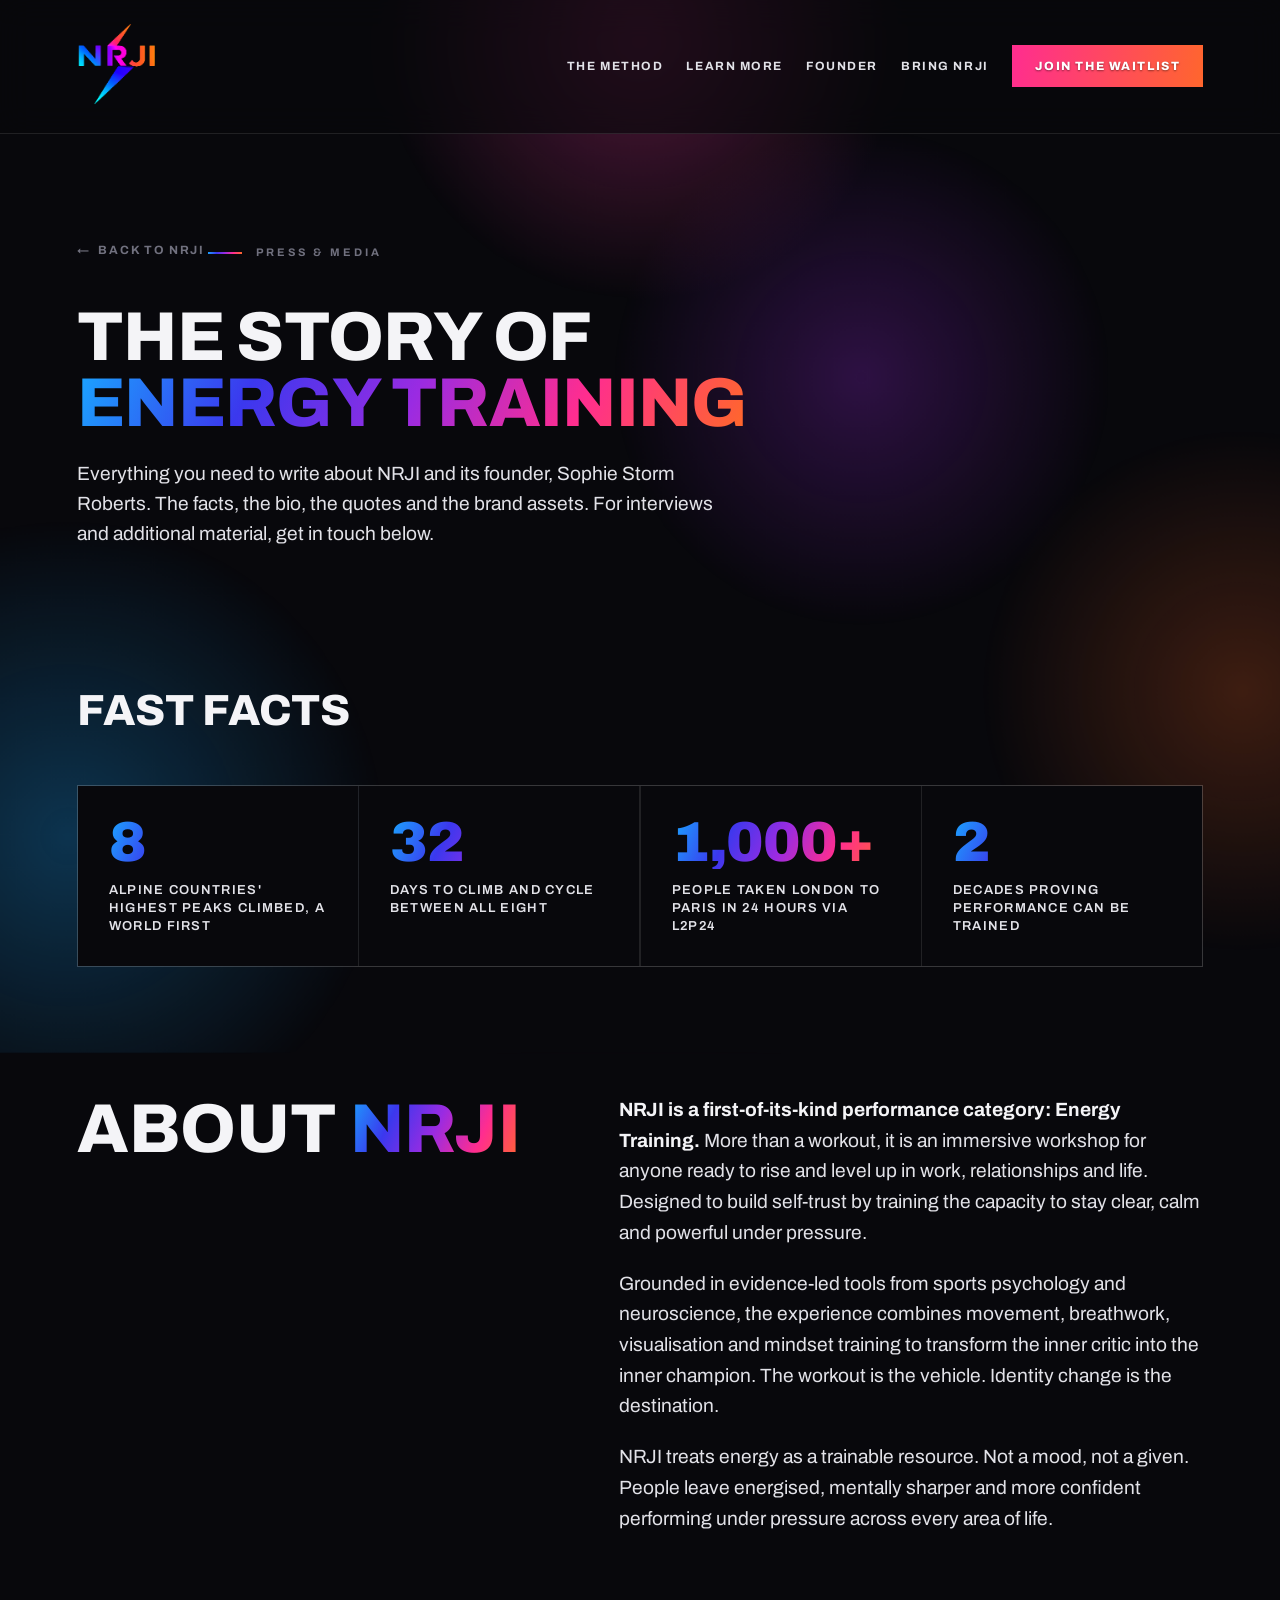
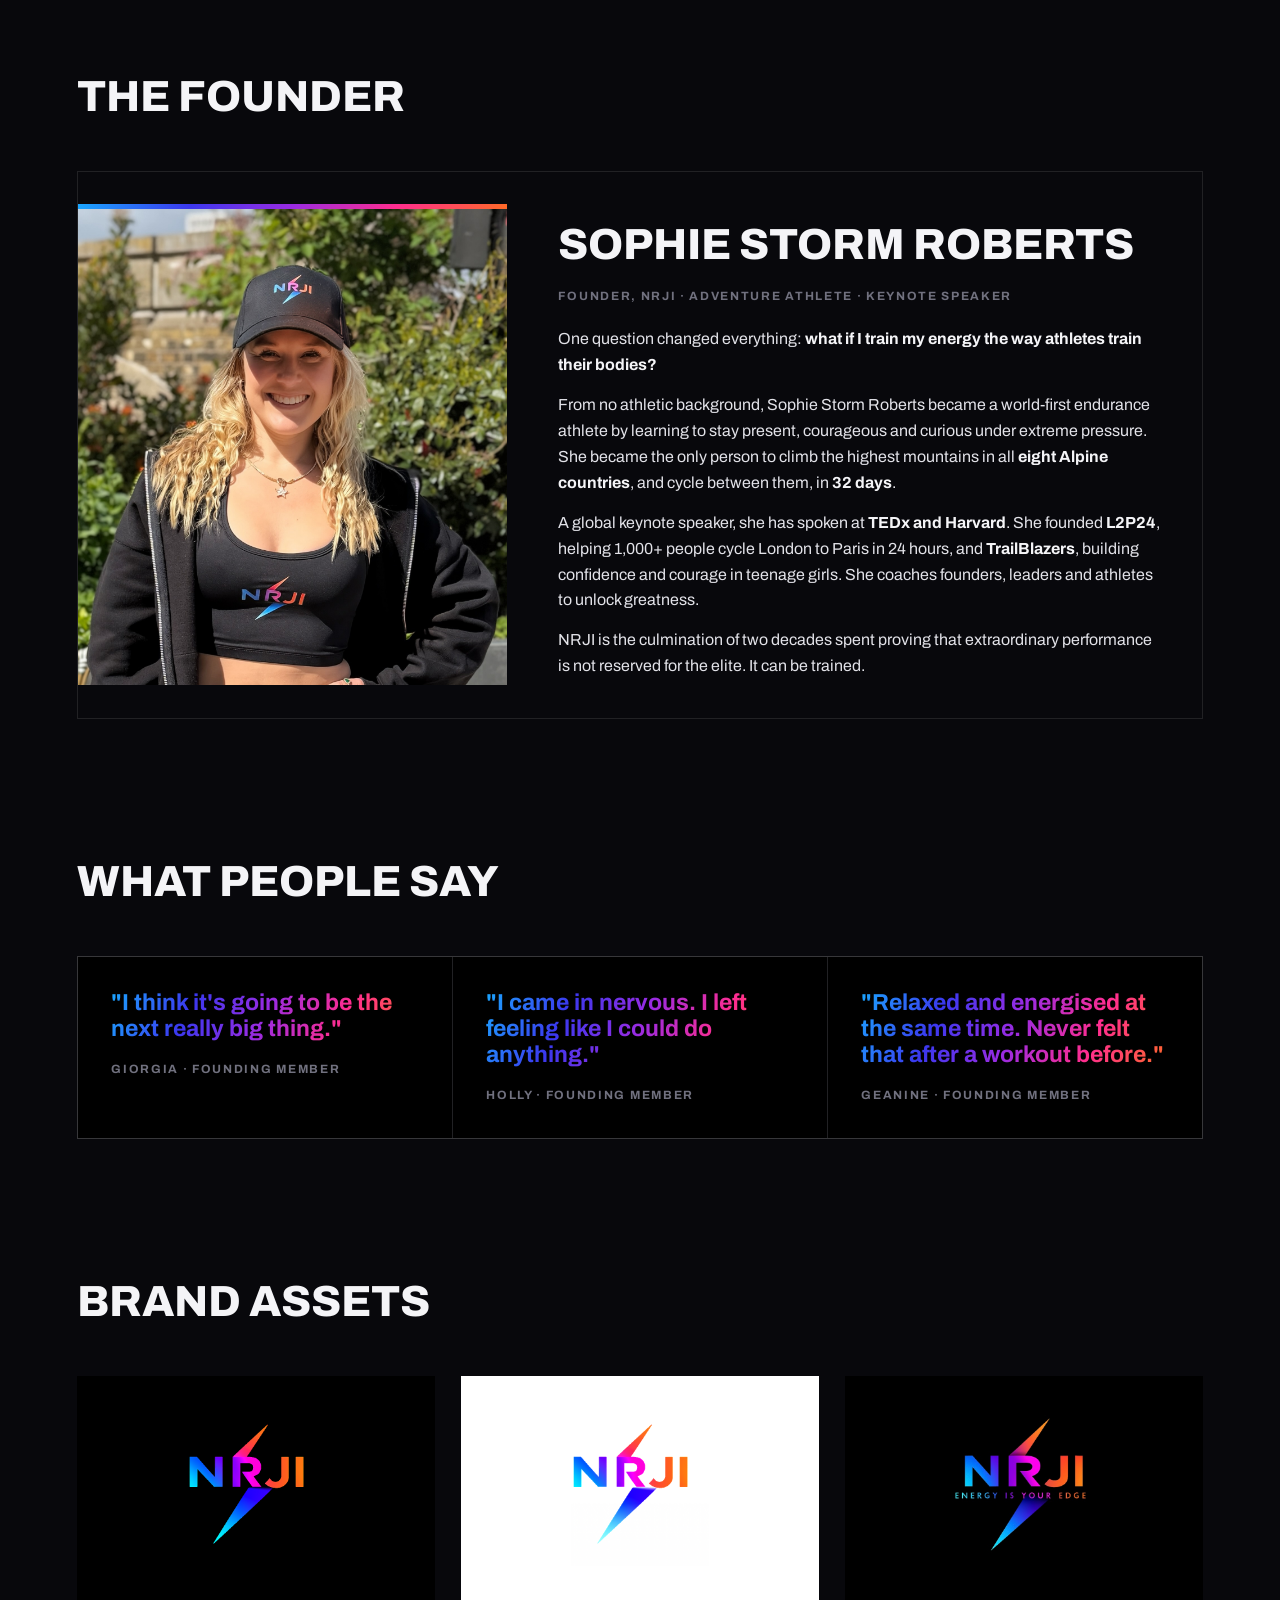
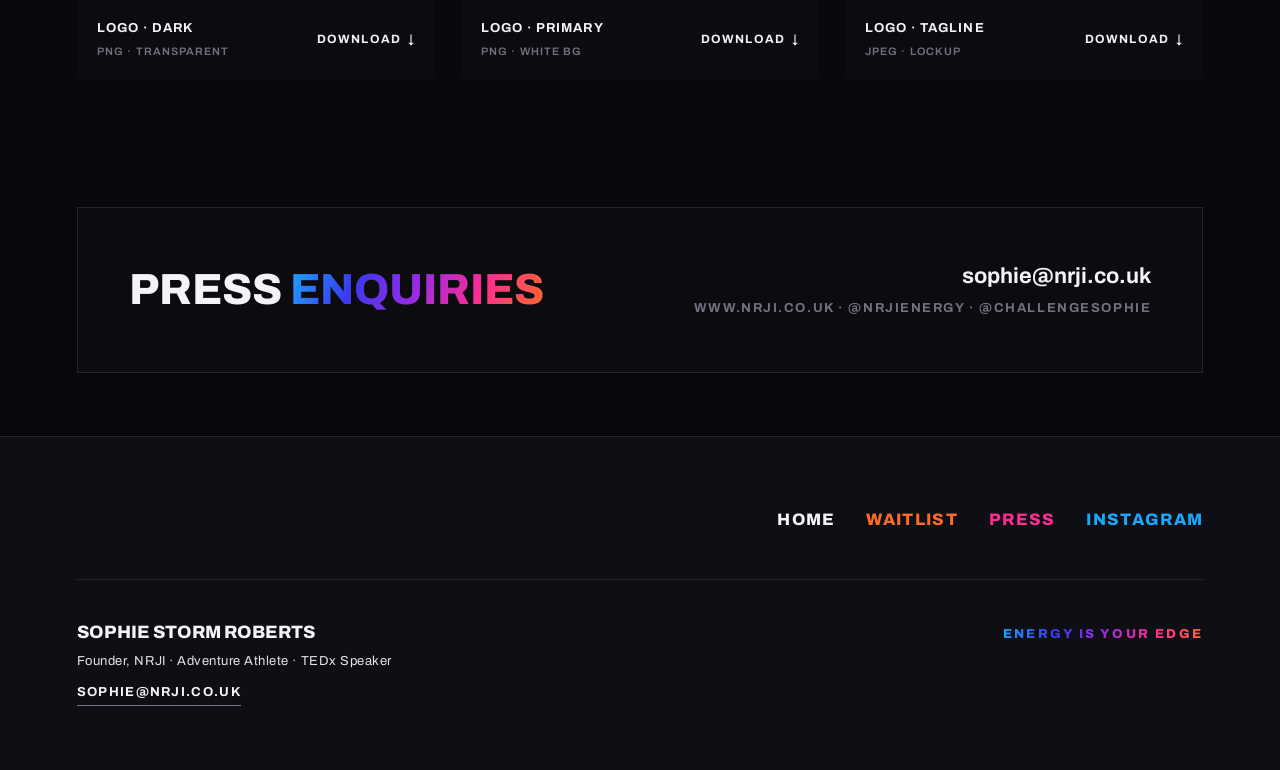
<file: press.html>
<!DOCTYPE html>
<html lang="en">
<head>
<meta charset="UTF-8">
<meta name="viewport" content="width=device-width, initial-scale=1.0">
<title>Press &amp; Media · NRJI</title>
<link rel="preconnect" href="https://fonts.googleapis.com">
<link rel="preconnect" href="https://fonts.gstatic.com" crossorigin>
<link href="https://fonts.googleapis.com/css2?family=Archivo:ital,wght@0,400;0,500;0,600;0,700;0,800;0,900;1,600&family=Archivo+Expanded:wght@600;700;800;900&display=swap" rel="stylesheet">
<link rel="stylesheet" href="nrji-shared.css">
<style>
  .press-sec{padding:clamp(40px,5vw,80px) var(--pad-x);position:relative;z-index:1;}
  .press-sec.tight{padding-top:0;}
  .sec-head{display:flex;align-items:baseline;justify-content:space-between;gap:24px;flex-wrap:wrap;margin-bottom:clamp(28px,3vw,42px);}
  .sec-head h2{font-family:var(--font-display);font-weight:800;text-transform:uppercase;font-size:var(--t-h2);}
  .sec-head .num{font-family:var(--font-display);font-weight:800;font-size:14px;letter-spacing:.2em;color:var(--fg-faint);}

  /* fast facts */
  .facts{display:grid;grid-template-columns:repeat(4,1fr);gap:1px;background:var(--line);border:1px solid var(--line);}
  .fact{background:var(--ink);padding:clamp(24px,2.4vw,34px);}
  .fact .big{font-family:var(--font-display);font-weight:900;font-size:clamp(40px,4.4vw,62px);line-height:0.92;letter-spacing:-0.02em;}
  .fact .lbl{font-size:13px;color:var(--fg-dim);text-transform:uppercase;letter-spacing:.1em;font-weight:600;margin-top:12px;line-height:1.4;}

  /* boilerplate two-col */
  .boiler{display:grid;grid-template-columns:0.9fr 1.1fr;gap:clamp(36px,5vw,80px);align-items:start;}
  .boiler h2{font-family:var(--font-display);font-weight:800;text-transform:uppercase;font-size:var(--t-h1);line-height:1;}
  .boiler p{color:var(--fg-dim);font-size:var(--t-lead);line-height:1.6;}
  .boiler p + p{margin-top:20px;}
  .boiler strong{color:var(--fg);font-weight:700;}

  /* founder bio */
  .bio{display:grid;grid-template-columns:0.8fr 1.2fr;gap:clamp(34px,4vw,64px);align-items:center;border:1px solid var(--line);}
  .bio .ph{position:relative;aspect-ratio:1/1.12;overflow:hidden;background:#000;}
  .bio .ph::before{content:"";position:absolute;left:0;top:0;right:0;height:5px;background:var(--brand-grad);z-index:2;}
  .bio .ph img{width:100%;height:100%;object-fit:cover;object-position:center 18%;}
  .bio .txt{padding:clamp(26px,3vw,46px) clamp(26px,3vw,46px) clamp(26px,3vw,46px) 0;}
  .bio h3{font-family:var(--font-display);font-weight:800;text-transform:uppercase;font-size:var(--t-h2);margin-bottom:6px;}
  .bio .role{color:var(--fg-faint);text-transform:uppercase;letter-spacing:.14em;font-size:12px;font-weight:700;margin-bottom:20px;}
  .bio p{color:var(--fg-dim);font-size:16px;line-height:1.62;}
  .bio p + p{margin-top:14px;}
  .bio strong{color:var(--fg);font-weight:700;}
  @media (max-width:760px){.bio{grid-template-columns:1fr;}.bio .txt{padding:0 26px 30px;}}

  /* quotes strip */
  .pquotes{display:grid;grid-template-columns:repeat(3,1fr);gap:1px;background:var(--line);border:1px solid var(--line);}
  .pq{background:var(--black);padding:clamp(26px,2.6vw,40px);}
  .pq .q{font-family:var(--font-display);font-weight:700;font-size:clamp(20px,1.8vw,26px);line-height:1.12;margin-bottom:18px;}
  .pq .nm{font-size:12px;font-weight:700;text-transform:uppercase;letter-spacing:.14em;color:var(--fg-faint);}

  /* assets / downloads */
  .assets{display:grid;grid-template-columns:repeat(3,1fr);gap:clamp(18px,2vw,26px);}
  .acard{background:rgba(255,255,255,.02);display:flex;flex-direction:column;}
  .acard .swatch{aspect-ratio:16/10;display:flex;align-items:center;justify-content:center;}
  .acard .swatch.dark{background:#000;}
  .acard .swatch.light{background:#fff;}
  .acard .swatch.grad{background:var(--brand-grad);}
  .acard .swatch img{width:54%;max-height:70%;object-fit:contain;}
  .acard .meta{padding:18px 20px;display:flex;align-items:center;justify-content:space-between;gap:14px;}
  .acard .meta .t{font-size:13px;font-weight:700;text-transform:uppercase;letter-spacing:.08em;}
  .acard .meta .t small{display:block;color:var(--fg-faint);font-weight:600;letter-spacing:.1em;margin-top:4px;}
  .acard .dl{font-size:12px;font-weight:700;text-transform:uppercase;letter-spacing:.1em;color:var(--fg);text-decoration:none;display:inline-flex;gap:7px;align-items:center;white-space:nowrap;}
  .acard .dl .arr{transition:transform .2s;}
  .acard:hover .dl .arr{transform:translateY(2px);}

  /* contact band */
  .pcontact{border:1px solid var(--line);background:rgba(255,255,255,.02);padding:clamp(34px,4vw,60px);display:flex;align-items:center;justify-content:space-between;gap:30px;flex-wrap:wrap;}
  .pcontact h2{font-family:var(--font-display);font-weight:800;text-transform:uppercase;font-size:var(--t-h2);max-width:16ch;line-height:1.02;}
  .pcontact .det{text-align:right;}
  .pcontact .det a{display:block;text-decoration:none;color:var(--fg);font-size:var(--t-h3);font-weight:700;}
  .pcontact .det span{color:var(--fg-faint);font-size:13px;text-transform:uppercase;letter-spacing:.12em;font-weight:700;}

  @media (max-width:900px){
    .facts{grid-template-columns:repeat(2,1fr);}
    .boiler{grid-template-columns:1fr;gap:28px;}
    .pquotes{grid-template-columns:1fr;}
    .assets{grid-template-columns:1fr;}
    .pcontact{flex-direction:column;align-items:flex-start;}
    .pcontact .det{text-align:left;}
  }
</style>
</head>
<body>
  <div id="aurora"></div>

  <nav class="nav">
    <a class="brand" href="index.html">
      <img src="assets/nrji-logo-clean.png" alt="NRJI">
    </a>
    <div class="links">
      <a class="hide-sm" href="index.html#method">The Method</a>
      <a class="hide-sm" href="learn-more.html">Learn More</a>
      <a class="hide-sm" href="index.html#founder">Founder</a>
      <a class="hide-sm" href="bring-nrji.html">Bring NRJI</a>
      <a class="btn btn-primary" href="waitlist.html">Join the waitlist</a>
    </div>
  </nav>

  <section class="phero">
    <a class="back" href="index.html"><span>&larr;</span> Back to NRJI</a>
    <span class="eyebrow" data-reveal>Press &amp; media</span>
    <h1 class="display" data-reveal style="--rd:80ms">The story of <span class="grad-text">energy training</span></h1>
    <p class="lead" data-reveal style="--rd:150ms">Everything you need to write about NRJI and its founder, Sophie Storm Roberts. The facts, the bio, the quotes and the brand assets. For interviews and additional material, get in touch below.</p>
  </section>

  <!-- FAST FACTS -->
  <section class="press-sec">
    <div class="wrap">
      <div class="sec-head" data-reveal><h2>Fast facts</h2></div>
      <div class="facts">
        <div class="fact" style="--c:#1AA7FF" data-reveal><div class="big grad-text">8</div><div class="lbl">Alpine countries' highest peaks climbed, a world first</div></div>
        <div class="fact" data-reveal style="--rd:90ms"><div class="big grad-text">32</div><div class="lbl">Days to climb and cycle between all eight</div></div>
        <div class="fact" data-reveal style="--rd:180ms"><div class="big grad-text">1,000+</div><div class="lbl">People taken London to Paris in 24 hours via L2P24</div></div>
        <div class="fact" data-reveal style="--rd:270ms"><div class="big grad-text">2</div><div class="lbl">Decades proving performance can be trained</div></div>
      </div>
    </div>
  </section>

  <!-- BOILERPLATE -->
  <section class="press-sec">
    <div class="wrap boiler">
      <h2 data-reveal="left">About <span class="grad-text">NRJI</span></h2>
      <div data-reveal="right">
        <p><strong>NRJI is a first-of-its-kind performance category: Energy Training.</strong> More than a workout, it is an immersive workshop for anyone ready to rise and level up in work, relationships and life. Designed to build self-trust by training the capacity to stay clear, calm and powerful under pressure.</p>
        <p>Grounded in evidence-led tools from sports psychology and neuroscience, the experience combines movement, breathwork, visualisation and mindset training to transform the inner critic into the inner champion. The workout is the vehicle. Identity change is the destination.</p>
        <p>NRJI treats energy as a trainable resource. Not a mood, not a given. People leave energised, mentally sharper and more confident performing under pressure across every area of life.</p>
      </div>
    </div>
  </section>

  <!-- FOUNDER BIO -->
  <section class="press-sec">
    <div class="wrap">
      <div class="sec-head" data-reveal><h2>The founder</h2></div>
      <div class="bio" data-reveal="scale">
        <div class="ph"><img src="assets/sophie.jpeg" alt="Sophie Storm Roberts"></div>
        <div class="txt">
          <h3>Sophie Storm Roberts</h3>
          <div class="role">Founder, NRJI · Adventure Athlete · Keynote Speaker</div>
          <p>One question changed everything: <strong>what if I train my energy the way athletes train their bodies?</strong></p>
          <p>From no athletic background, Sophie Storm Roberts became a world-first endurance athlete by learning to stay present, courageous and curious under extreme pressure. She became the only person to climb the highest mountains in all <strong>eight Alpine countries</strong>, and cycle between them, in <strong>32 days</strong>.</p>
          <p>A global keynote speaker, she has spoken at <strong>TEDx and Harvard</strong>. She founded <strong>L2P24</strong>, helping 1,000+ people cycle London to Paris in 24 hours, and <strong>TrailBlazers</strong>, building confidence and courage in teenage girls. She coaches founders, leaders and athletes to unlock greatness.</p>
          <p>NRJI is the culmination of two decades spent proving that extraordinary performance is not reserved for the elite. It can be trained.</p>
        </div>
      </div>
    </div>
  </section>

  <!-- QUOTES -->
  <section class="press-sec">
    <div class="wrap">
      <div class="sec-head" data-reveal><h2>What people say</h2></div>
      <div class="pquotes">
        <div class="pq" data-reveal><p class="q grad-text">"I think it's going to be the next really big thing."</p><div class="nm">Giorgia · founding member</div></div>
        <div class="pq" data-reveal style="--rd:90ms"><p class="q grad-text">"I came in nervous. I left feeling like I could do anything."</p><div class="nm">Holly · founding member</div></div>
        <div class="pq" data-reveal style="--rd:180ms"><p class="q grad-text">"Relaxed and energised at the same time. Never felt that after a workout before."</p><div class="nm">Geanine · founding member</div></div>
      </div>
    </div>
  </section>

  <!-- ASSETS -->
  <section class="press-sec">
    <div class="wrap">
      <div class="sec-head" data-reveal><h2>Brand assets</h2></div>
      <div class="assets">
        <div class="acard" data-reveal>
          <div class="swatch dark"><img src="assets/nrji-logo-clean.png" alt="NRJI logo on dark"></div>
          <div class="meta"><div class="t">Logo · Dark<small>PNG · transparent</small></div><a class="dl" href="assets/nrji-logo-clean.png" download>Download <span class="arr">&darr;</span></a></div>
        </div>
        <div class="acard" data-reveal style="--rd:90ms">
          <div class="swatch light"><img src="assets/nrji-logo-white.png" alt="NRJI primary logo on white"></div>
          <div class="meta"><div class="t">Logo · Primary<small>PNG · white bg</small></div><a class="dl" href="assets/nrji-logo-white.png" download>Download <span class="arr">&darr;</span></a></div>
        </div>
        <div class="acard" data-reveal style="--rd:180ms">
          <div class="swatch dark"><img src="assets/nrji-logo-tagline.jpeg" alt="NRJI logo with tagline"></div>
          <div class="meta"><div class="t">Logo · Tagline<small>JPEG · lockup</small></div><a class="dl" href="assets/nrji-logo-tagline.jpeg" download>Download <span class="arr">&darr;</span></a></div>
        </div>
      </div>
    </div>
  </section>

  <!-- CONTACT -->
  <section class="press-sec">
    <div class="wrap">
      <div class="pcontact" data-reveal="scale">
        <h2>Press <span class="grad-text">enquiries</span></h2>
        <div class="det">
          <a href="mailto:sophie@nrji.co.uk">sophie@nrji.co.uk</a>
          <span>www.nrji.co.uk · @nrjienergy · @challengesophie</span>
        </div>
      </div>
    </div>
  </section>

  <footer class="site-footer" data-screen-label="Footer">
    <div class="fwrap">
      <div class="flinks">
        <a href="index.html" style="color:#F4F4F7">Home</a>
        <a href="waitlist.html" style="color:#FF6A26">Waitlist</a>
        <a href="press.html" style="color:#FF2D8F">Press</a>
        <a href="https://www.instagram.com/nrjienergy" target="_blank" rel="noopener" style="color:#1AA7FF">Instagram</a>
      </div>
      <div class="meta">
        <div>
          <div class="nm">Sophie Storm Roberts</div>
          <div class="rl">Founder, NRJI &middot; Adventure Athlete &middot; TEDx Speaker</div>
          <a class="email" href="mailto:sophie@nrji.co.uk">sophie@nrji.co.uk</a>
        </div>
        <div class="sign grad-text">Energy is your edge</div>
      </div>
    </div>
  </footer>

  <script src="nrji-interactive.js"></script>
</body>
</html>
</file>
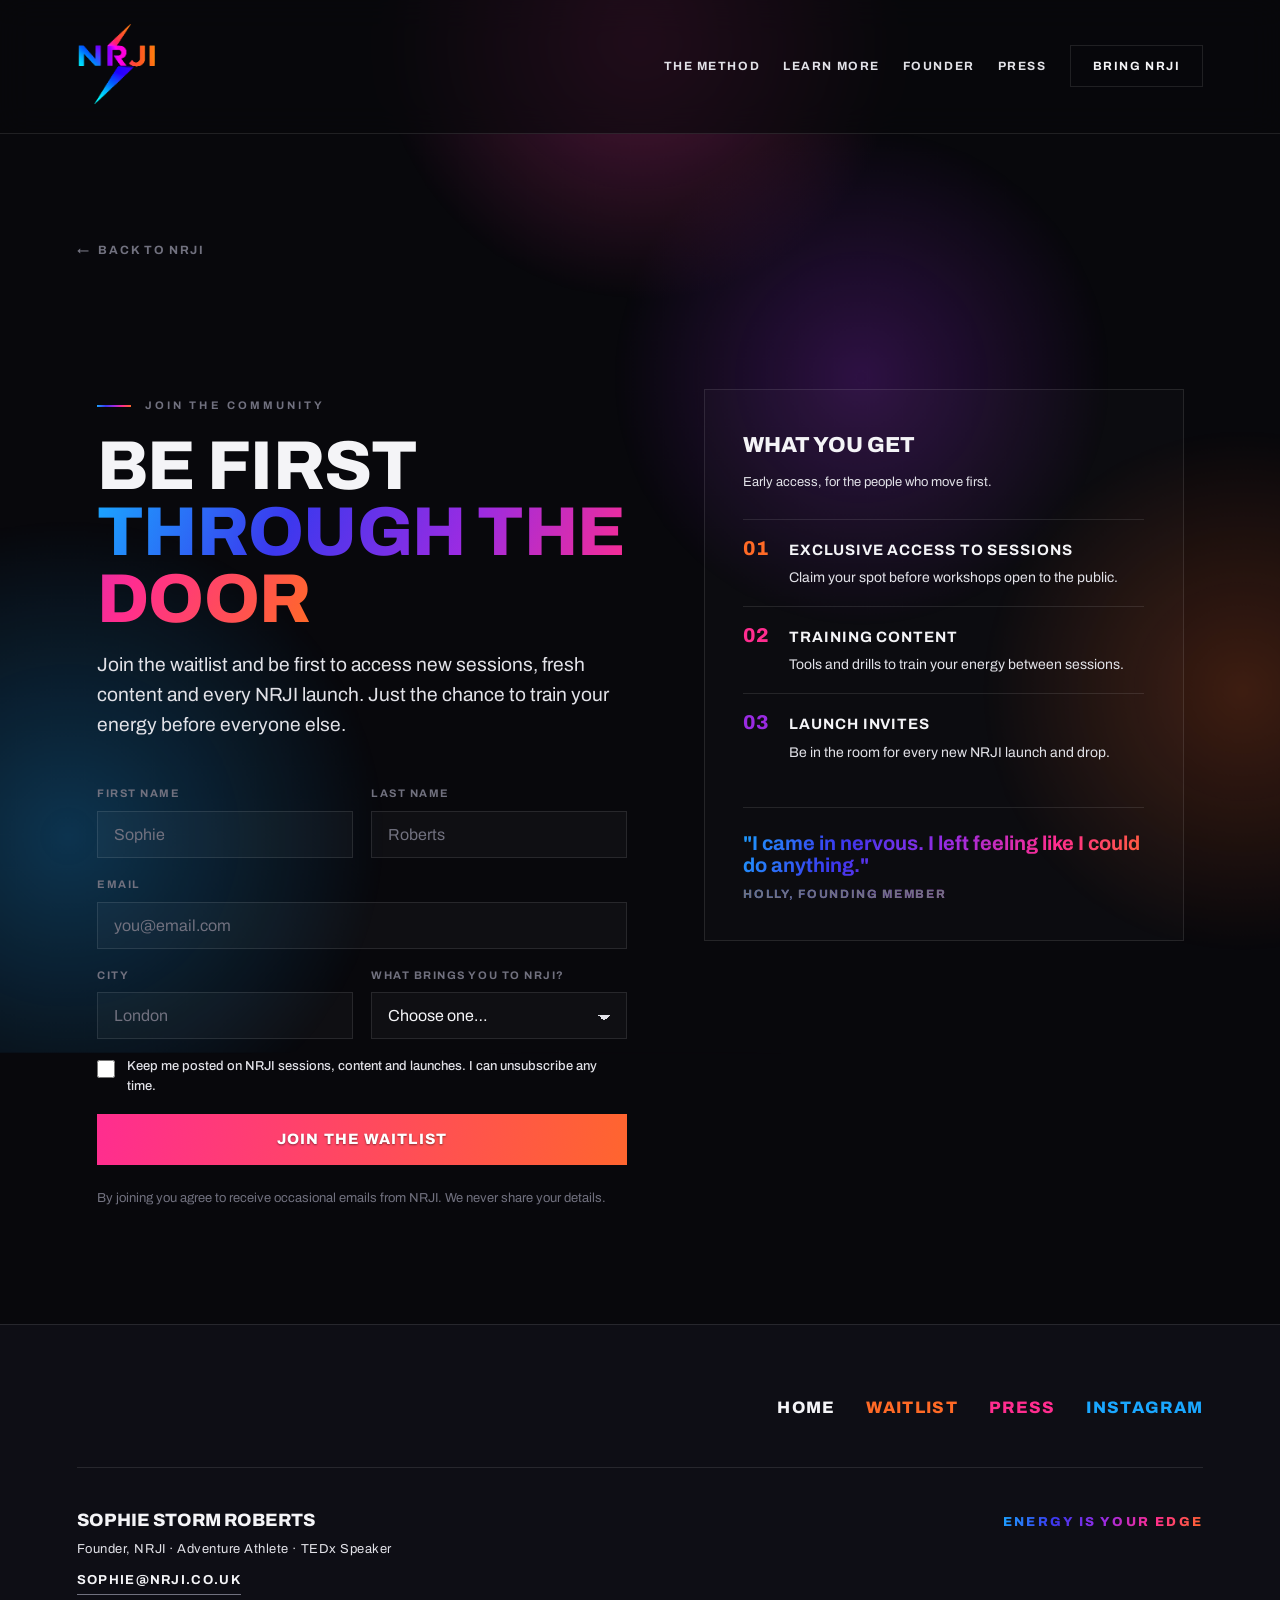
<file: waitlist.html>
<!DOCTYPE html>
<html lang="en">
<head>
<meta charset="UTF-8">
<meta name="viewport" content="width=device-width, initial-scale=1.0">
<title>Join the Waitlist · NRJI</title>
<link rel="preconnect" href="https://fonts.googleapis.com">
<link rel="preconnect" href="https://fonts.gstatic.com" crossorigin>
<link href="https://fonts.googleapis.com/css2?family=Archivo:ital,wght@0,400;0,500;0,600;0,700;0,800;0,900;1,600&family=Archivo+Expanded:wght@600;700;800;900&display=swap" rel="stylesheet">
<link rel="stylesheet" href="nrji-shared.css">
<style>
  .wl{display:grid;grid-template-columns:1.05fr 0.95fr;gap:clamp(40px,6vw,90px);align-items:start;
      padding:clamp(16px,3vw,40px) var(--pad-x) clamp(80px,9vw,140px);position:relative;z-index:1;}
  .wl .formcol{max-width:560px;}
  .wl h1{font-size:var(--t-h1);max-width:14ch;margin:18px 0 18px;}
  .wl .lead{margin-bottom:clamp(30px,4vw,46px);}
  .wl form{margin-top:8px;}
  .wl .fine{font-size:13px;color:var(--fg-faint);margin-top:6px;line-height:1.5;}

  .side{border:1px solid var(--line);background:rgba(255,255,255,.02);padding:clamp(28px,3vw,44px);position:sticky;top:96px;}
  .side h3{font-family:var(--font-display);font-weight:800;text-transform:uppercase;font-size:var(--t-h3);margin-bottom:8px;}
  .side .sub{color:var(--fg-dim);font-size:var(--t-small);margin-bottom:26px;}
  .perk{display:flex;gap:16px;padding:18px 0;border-top:1px solid var(--line);}
  .perk:first-of-type{border-top:none;padding-top:4px;}
  .perk .pn{font-family:var(--font-display);font-weight:800;font-size:20px;color:var(--c);line-height:1;flex-shrink:0;width:30px;}
  .perk h4{font-size:15px;font-weight:700;text-transform:uppercase;letter-spacing:.06em;margin-bottom:5px;}
  .perk p{font-size:14px;color:var(--fg-dim);line-height:1.5;}
  .side .quote-mini{margin-top:26px;padding-top:24px;border-top:1px solid var(--line);font-family:var(--font-display);font-weight:700;font-size:20px;line-height:1.12;}
  .side .quote-mini span{color:var(--fg-faint);font-family:var(--font-body);font-size:12px;font-weight:700;text-transform:uppercase;letter-spacing:.14em;display:block;margin-top:12px;}

  @media (max-width:900px){
    .wl{grid-template-columns:1fr;gap:44px;}
    .side{position:static;}
  }
</style>
</head>
<body>
  <div id="aurora"></div>

  <nav class="nav">
    <a class="brand" href="index.html">
      <img src="assets/nrji-logo-clean.png" alt="NRJI">
    </a>
    <div class="links">
      <a class="hide-sm" href="index.html#method">The Method</a>
      <a class="hide-sm" href="learn-more.html">Learn More</a>
      <a class="hide-sm" href="index.html#founder">Founder</a>
      <a href="press.html">Press</a>
      <a class="btn btn-ghost" href="bring-nrji.html">Bring NRJI</a>
    </div>
  </nav>

  <section class="phero">
    <a class="back" href="index.html"><span>&larr;</span> Back to NRJI</a>
  </section>

  <div class="wl wrap">
    <div class="formcol">
      <span class="eyebrow" data-reveal>Join the community</span>
      <h1 class="display" data-reveal style="--rd:80ms">Be first <span class="grad-text">through the door</span></h1>
      <p class="lead" data-reveal style="--rd:150ms">Join the waitlist and be first to access new sessions, fresh content and every NRJI launch. Just the chance to train your energy before everyone else.</p>

      <form class="form" data-demo data-success="wl-success" data-reveal style="--rd:220ms">
        <div class="row2">
          <div class="field">
            <label for="fn">First name</label>
            <input id="fn" name="fn" type="text" placeholder="Sophie" required>
          </div>
          <div class="field">
            <label for="ln">Last name</label>
            <input id="ln" name="ln" type="text" placeholder="Roberts" required>
          </div>
        </div>
        <div class="field">
          <label for="em">Email</label>
          <input id="em" name="em" type="email" placeholder="you@email.com" required>
        </div>
        <div class="row2">
          <div class="field">
            <label for="city">City</label>
            <input id="city" name="city" type="text" placeholder="London">
          </div>
          <div class="field">
            <label for="goal">What brings you to NRJI?</label>
            <select id="goal" name="goal">
              <option value="">Choose one…</option>
              <option>Level up at work</option>
              <option>A big decision ahead</option>
              <option>Performance &amp; sport</option>
              <option>Confidence under pressure</option>
              <option>Just curious</option>
            </select>
          </div>
        </div>
        <div class="consent">
          <input id="ok" type="checkbox" required>
          <label for="ok">Keep me posted on NRJI sessions, content and launches. I can unsubscribe any time.</label>
        </div>
        <button class="btn btn-primary btn-lg btn-block" type="submit">Join the waitlist</button>
        <p class="fine">By joining you agree to receive occasional emails from NRJI. We never share your details.</p>
      </form>

      <div class="success" id="wl-success">
        <div class="tick"><svg viewBox="0 0 24 24"><polyline points="20 6 9 17 4 12"></polyline></svg></div>
        <h3>You're on the list.</h3>
        <p>Welcome to NRJI. You'll be first to hear when new sessions, content and launches go live. Keep an eye on your inbox, and your edge.</p>
      </div>
    </div>

    <aside class="side" data-reveal="right">
      <h3>What you get</h3>
      <div class="sub">Early access, for the people who move first.</div>
      <div class="perk" style="--c:#FF6A26"><div class="pn">01</div><div><h4>Exclusive access to sessions</h4><p>Claim your spot before workshops open to the public.</p></div></div>
      <div class="perk" style="--c:#FF2D8F"><div class="pn">02</div><div><h4>Training content</h4><p>Tools and drills to train your energy between sessions.</p></div></div>
      <div class="perk" style="--c:#9A2BE2"><div class="pn">03</div><div><h4>Launch invites</h4><p>Be in the room for every new NRJI launch and drop.</p></div></div>
      <div class="quote-mini grad-text">"I came in nervous. I left feeling like I could do anything."<span>Holly, founding member</span></div>
    </aside>
  </div>

  <footer class="site-footer" data-screen-label="Footer">
    <div class="fwrap">
      <div class="flinks">
        <a href="index.html" style="color:#F4F4F7">Home</a>
        <a href="waitlist.html" style="color:#FF6A26">Waitlist</a>
        <a href="press.html" style="color:#FF2D8F">Press</a>
        <a href="https://www.instagram.com/nrjienergy" target="_blank" rel="noopener" style="color:#1AA7FF">Instagram</a>
      </div>
      <div class="meta">
        <div>
          <div class="nm">Sophie Storm Roberts</div>
          <div class="rl">Founder, NRJI &middot; Adventure Athlete &middot; TEDx Speaker</div>
          <a class="email" href="mailto:sophie@nrji.co.uk">sophie@nrji.co.uk</a>
        </div>
        <div class="sign grad-text">Energy is your edge</div>
      </div>
    </div>
  </footer>

  <script src="nrji-interactive.js"></script>
</body>
</html>
</file>
<file: nrji-shared.css>
/* ===========================================================
   NRJI · shared design system (tokens, nav, buttons, forms,
   interactive aurora background, scroll-reveal)
   =========================================================== */
:root{
  /* Brand gradient pulled from the NRJI mark */
  --nrji-blue:#1AA7FF;
  --nrji-indigo:#3B38EE;
  --nrji-purple:#9A2BE2;
  --nrji-magenta:#FF2D8F;
  --nrji-pink:#FF3DA6;
  --nrji-orange:#FF6A26;
  --brand-grad:linear-gradient(115deg,#1AA7FF 0%,#3B38EE 26%,#9A2BE2 50%,#FF2D8F 74%,#FF6A26 100%);
  --brand-grad-soft:linear-gradient(115deg,rgba(26,167,255,.18),rgba(154,43,226,.18),rgba(255,45,143,.18),rgba(255,106,38,.18));
  --grad-morning:linear-gradient(95deg,#FF6A26 0%,#FF3DA6 100%);
  --grad-reset:linear-gradient(95deg,#1AA7FF 0%,#9A2BE2 100%);

  --black:#000000;
  --ink:#08080C;
  --ink-2:#0E0E15;
  --line:rgba(255,255,255,.10);
  --line-soft:rgba(255,255,255,.06);
  --fg:#F4F4F7;
  --fg-dim:#E2E2E8;
  --fg-faint:#71717F;

  --font-display:"Archivo Expanded","Archivo",sans-serif;
  --font-body:"Archivo",system-ui,sans-serif;

  --t-mega:clamp(48px,8.2vw,128px);
  --t-h1:clamp(38px,5.4vw,82px);
  --t-h2:clamp(28px,3.4vw,50px);
  --t-h3:clamp(20px,1.7vw,27px);
  --t-lead:clamp(19px,1.5vw,25px);
  --t-body:clamp(16px,1.05vw,18px);
  --t-small:clamp(13px,0.9vw,15px);
  --t-eyebrow:clamp(11px,0.85vw,13px);

  --pad-x:clamp(22px,6vw,120px);
  --pad-y:clamp(72px,9vw,150px);
  --maxw:1240px;

  --mx:0px; --my:0px;
}

*{box-sizing:border-box;margin:0;padding:0;}
html{scroll-behavior:smooth;overflow-x:clip;}
body{
  background:var(--ink);
  color:var(--fg);
  font-family:var(--font-body);
  font-size:var(--t-body);
  line-height:1.62;
  -webkit-font-smoothing:antialiased;
  overflow-x:clip;
  position:relative;
}
img{display:block;max-width:100%;}
a{color:inherit;}
.wrap{max-width:var(--maxw);margin:0 auto;}
section{padding:var(--pad-y) var(--pad-x);position:relative;z-index:1;}
@media (max-width:560px){body.is-mobile section{padding-top:clamp(46px,12vw,68px);padding-bottom:clamp(46px,12vw,68px);}}

/* ---------- type helpers ---------- */
.display{font-family:var(--font-display);font-weight:800;text-transform:uppercase;line-height:0.96;letter-spacing:-0.01em;overflow-wrap:break-word;}
.eyebrow{font-family:var(--font-body);font-weight:700;text-transform:uppercase;letter-spacing:0.28em;font-size:var(--t-eyebrow);color:var(--fg-faint);display:inline-flex;align-items:center;gap:14px;}
.eyebrow::before{content:"";width:34px;height:2px;background:var(--brand-grad);}
.eyebrow.center{justify-content:center;}
.grad-text{background:var(--brand-grad);-webkit-background-clip:text;background-clip:text;color:transparent;}
.grad-morning{background:var(--grad-morning);-webkit-background-clip:text;background-clip:text;color:transparent;}
.grad-reset{background:var(--grad-reset);-webkit-background-clip:text;background-clip:text;color:transparent;}
.grad-ombre{background:linear-gradient(100deg,#1AA7FF 0%,#5B5BF0 22%,#9A2BE2 42%,#FF3DA6 64%,#FF4D5A 82%,#FF6A26 100%);-webkit-background-clip:text;background-clip:text;color:transparent;}
.lead{font-size:var(--t-lead);color:var(--fg-dim);line-height:1.55;max-width:62ch;}
.body-dim{color:var(--fg-dim);}
.logo-blend{mix-blend-mode:screen;}

/* ===================== INTERACTIVE AURORA ===================== */
#aurora{
  position:fixed;inset:-12vmax;z-index:0;pointer-events:none;
  background:
    radial-gradient(34vmax 34vmax at calc(50% + var(--mx)) calc(16% + var(--my)),rgba(255,61,166,.30),transparent 60%),
    radial-gradient(40vmax 40vmax at calc(14% - var(--mx)) calc(82% + var(--my)),rgba(26,167,255,.28),transparent 62%),
    radial-gradient(32vmax 32vmax at calc(88% + var(--mx)) calc(70% - var(--my)),rgba(255,106,38,.22),transparent 64%),
    radial-gradient(30vmax 30vmax at calc(64% - var(--mx)) calc(44% + var(--my)),rgba(154,43,226,.26),transparent 65%);
  animation:auroraDrift 26s ease-in-out infinite;
  will-change:transform;
}
@keyframes auroraDrift{
  0%,100%{transform:translate3d(0,0,0) scale(1);}
  33%{transform:translate3d(2.5%,-2%,0) scale(1.06);}
  66%{transform:translate3d(-2%,2.5%,0) scale(1.03);}
}
@media (prefers-reduced-motion:reduce){#aurora{animation:none;}}

/* ===================== CURSOR-FOLLOWING ORB ===================== */
#cursor-orb{
  position:fixed;top:0;left:0;z-index:2;pointer-events:none;
  width:440px;height:440px;
  border-radius:42% 58% 56% 44% / 48% 42% 58% 52%;
  background:radial-gradient(circle at 50% 50%,rgba(255,61,166,.42),rgba(255,106,38,.24) 40%,rgba(154,43,226,.15) 66%,transparent 76%);
  filter:blur(46px) hue-rotate(-25deg);mix-blend-mode:screen;
  opacity:0;transition:opacity .6s ease;
  will-change:transform,opacity,border-radius,filter;
  animation:orbMorph 16s ease-in-out infinite,orbHue 24s ease-in-out infinite;
}
#cursor-orb.on{opacity:.62;}
@keyframes orbMorph{
  0%,100%{border-radius:42% 58% 56% 44% / 48% 42% 58% 52%;}
  33%{border-radius:62% 38% 40% 60% / 58% 62% 38% 42%;}
  66%{border-radius:38% 62% 64% 36% / 40% 38% 62% 60%;}
}
@keyframes orbHue{
  0%,100%{filter:blur(46px) hue-rotate(-28deg);}
  50%{filter:blur(52px) hue-rotate(46deg);}
}
@media (prefers-reduced-motion:reduce){#cursor-orb{display:none;}}
@media (hover:none){#cursor-orb{display:none;}}

/* ===================== SCROLL REVEAL ===================== */
[data-reveal]{opacity:0;transform:translateY(28px);transition:opacity .7s cubic-bezier(.2,.7,.2,1),transform .7s cubic-bezier(.2,.7,.2,1);transition-delay:var(--rd,0ms);will-change:opacity,transform;}
[data-reveal].in{opacity:1;transform:none;}
[data-reveal="fade"]{transform:none;}
[data-reveal="left"]{transform:translateX(-34px);}
[data-reveal="right"]{transform:translateX(34px);}
[data-reveal="scale"]{transform:scale(.94);}
@media (prefers-reduced-motion:reduce){[data-reveal]{opacity:1!important;transform:none!important;}}

/* ===================== NAV ===================== */
.nav{
  position:sticky;top:0;z-index:60;
  display:flex;align-items:center;justify-content:space-between;gap:18px;
  padding:14px clamp(22px,6vw,120px);
  background:rgba(8,8,12,.66);
  backdrop-filter:blur(16px);-webkit-backdrop-filter:blur(16px);
  border-bottom:1px solid var(--line);
}
.nav .brand{display:flex;align-items:center;gap:12px;text-decoration:none;color:var(--fg);}
.nav .brand img{width:clamp(60px,8vw,92px);height:auto;}
.nav .brand .wm{font-family:var(--font-display);font-weight:900;letter-spacing:.14em;font-size:17px;}
.nav .links{display:flex;align-items:center;gap:clamp(14px,1.8vw,28px);}
.nav .links a:not(.btn){color:var(--fg-dim);font-weight:700;}
.nav .links a{text-decoration:none;font-size:12px;text-transform:uppercase;letter-spacing:.13em;transition:color .2s;white-space:nowrap;}
.nav .links a:not(.btn):hover{color:var(--fg);}
@media (max-width:820px){.nav .links a.hide-sm{display:none;}}

/* ===================== MOBILE NAV DROPDOWN ===================== */
.nav-toggle{display:none;}
.nav-menu{display:none;}
body.is-mobile .nav .links{display:flex;gap:8px;align-items:center;margin-left:auto;}
body.is-mobile .nav .links a:not(.btn){display:none;}
body.is-mobile .nav .links a.btn{padding:11px 14px;font-size:11px;letter-spacing:.06em;}
body.is-mobile .nav-toggle{
  display:inline-flex;flex-direction:column;justify-content:center;gap:5px;
  width:46px;height:42px;border:1px solid var(--line);background:transparent;cursor:pointer;padding:0 11px;
}
body.is-mobile .nav-toggle span{display:block;height:2px;width:100%;background:var(--fg);transition:transform .22s cubic-bezier(.4,0,.2,1),opacity .22s;}
body.is-mobile .nav-toggle.open span:nth-child(1){transform:translateY(7px) rotate(45deg);}
body.is-mobile .nav-toggle.open span:nth-child(2){opacity:0;}
body.is-mobile .nav-toggle.open span:nth-child(3){transform:translateY(-7px) rotate(-45deg);}
body.is-mobile .nav-menu{
  position:absolute;top:100%;left:0;right:0;display:flex;flex-direction:column;
  background:rgba(8,8,12,.97);backdrop-filter:blur(16px);-webkit-backdrop-filter:blur(16px);
  border-bottom:1px solid var(--line);
  max-height:0;overflow:hidden;transition:max-height .3s cubic-bezier(.4,0,.2,1);
}
body.is-mobile .nav-menu.open{max-height:70vh;}
body.is-mobile .nav-menu a{
  padding:17px 22px;border-top:1px solid var(--line);text-decoration:none;color:var(--fg-dim);
  font-size:13px;font-weight:700;text-transform:uppercase;letter-spacing:.13em;
}
body.is-mobile .nav-menu a:not(.btn):hover{color:var(--fg);}
body.is-mobile .nav-menu a.btn{display:none;}

/* ===================== SWIPE DOTS ===================== */
.swipe-dots{display:none;}
body.is-mobile .swipe-dots{display:flex;justify-content:center;gap:8px;margin-top:20px;}
.swipe-dots .dot{width:7px;height:7px;border-radius:50%;background:var(--line);border:0;padding:0;cursor:pointer;transition:width .22s,background .22s;}
.swipe-dots .dot.active{width:22px;border-radius:4px;background:var(--brand-grad);}

/* ===================== MOBILE FIT TWEAKS ===================== */
body.is-mobile .mission .big{font-size:23px !important;overflow-wrap:break-word;}
body.is-mobile .mission .inner > *{min-width:0;}
body.is-mobile .founder .pull{font-size:17px !important;line-height:1.4;}

/* ===================== STATEMENT ORB ===================== */
.statement{position:relative;overflow:hidden;}
.statement .wrap{position:relative;z-index:1;}
.stmt-orb{
  position:absolute;top:50%;left:50%;width:min(72vw,460px);aspect-ratio:1;border-radius:50%;
  margin:-36vw 0 0 -36vw;z-index:0;pointer-events:none;opacity:.5;filter:blur(42px);
  background:radial-gradient(circle at 32% 30%,rgba(154,43,226,.55),rgba(26,167,255,.28) 46%,transparent 70%);
  animation:stmt-drift 17s ease-in-out infinite;
}
@keyframes stmt-drift{
  0%{transform:translate(-28%,-18%) scale(1);}
  33%{transform:translate(26%,8%) scale(1.16);}
  66%{transform:translate(-8%,26%) scale(.95);}
  100%{transform:translate(-28%,-18%) scale(1);}
}
@media (prefers-reduced-motion:reduce){.stmt-orb{animation:none;}}

/* ===================== MOBILE: KEY-TAGS TWO-UP ===================== */
body.is-mobile .key-tags{flex-wrap:nowrap;gap:8px;}
body.is-mobile .key-tags span{font-size:11px;padding:8px 11px;white-space:nowrap;}
body.is-mobile .key-tags span::before{width:6px;height:6px;margin-right:7px;}

/* ===================== MOBILE: HERO SESSIONS UNDER BUTTONS ===================== */
body.is-mobile .hero-foot{display:contents;}
body.is-mobile .hero-cta{order:2;}
body.is-mobile .sessions{order:3;margin-top:22px;gap:14px 26px;}
body.is-mobile .sessions .k{font-size:11px;}
body.is-mobile .sessions .v{font-size:14px;}

/* ===================== MOBILE: QUOTE MARQUEE ===================== */
body.is-mobile .quote{flex-basis:240px;padding:24px;gap:16px;}
body.is-mobile .quote .q{font-size:17px;line-height:1.18;}

/* ===================== MOBILE: HERO TOP SPACING ===================== */
body.is-mobile .hero{min-height:auto;padding-top:24px;padding-bottom:44px;justify-content:flex-start;}
body.is-mobile .hero-body{flex:none;justify-content:flex-start;}
body.is-mobile footer .contact{text-align:right;margin-left:auto;}
body.is-mobile footer .flinks{justify-content:flex-end;}

/* ===================== FOUNDER CREDITS MARQUEE ===================== */
.credits-track{display:flex;gap:12px;align-items:stretch;}
.credits-track .dup{display:none;}
.credits-track span{white-space:nowrap;}
body.is-mobile .founder .credits-row{flex-wrap:nowrap;justify-content:flex-start;overflow:hidden;-webkit-mask-image:linear-gradient(90deg,transparent,#000 8%,#000 92%,transparent);mask-image:linear-gradient(90deg,transparent,#000 8%,#000 92%,transparent);}
body.is-mobile .credits-track{width:max-content;animation:credits-scroll 20s linear infinite;}
body.is-mobile .credits-track .dup{display:inline-flex;}
.credits-row:hover .credits-track{animation-play-state:paused;}
@keyframes credits-scroll{from{transform:translateX(0);}to{transform:translateX(-50%);}}
@media (prefers-reduced-motion:reduce){.credits-track{animation:none!important;}}

/* ===================== BUTTONS ===================== */
.btn{
  display:inline-flex;align-items:center;gap:10px;
  font-family:var(--font-body);font-weight:700;text-transform:uppercase;letter-spacing:.08em;
  font-size:13px;line-height:1;padding:14px 22px;
  border:1px solid transparent;cursor:pointer;text-decoration:none;
  transition:transform .18s,filter .2s,background .2s,color .2s,border-color .2s;
}
.btn .arr{display:inline-block;transition:transform .2s;}
.btn:hover .arr{transform:translateX(4px);}
.btn-primary{background:linear-gradient(100deg,#FF2D8F 0%,#FF6A26 50%,#FF2D8F 100%);background-size:220% 100%;background-position:0% 0;color:#fff;font-weight:800;text-shadow:0 1px 2px rgba(0,0,0,.45);transition:transform .18s,filter .2s,background-position .6s ease,color .2s,border-color .2s;}
.btn-primary:hover{filter:brightness(1.08) saturate(1.05);transform:translateY(-2px);background-position:100% 0;}
.btn-primary:active{transform:translateY(0);}
.btn-ghost{background:transparent;border-color:var(--line);color:var(--fg);}
.btn-ghost:hover{border-color:var(--fg-dim);transform:translateY(-2px);}
.btn-blue{background:linear-gradient(100deg,#1AA7FF 0%,#3B38EE 50%,#1AA7FF 100%);background-size:220% 100%;background-position:0% 0;border-color:transparent;color:#fff;font-weight:800;text-shadow:0 1px 2px rgba(0,0,0,.45);transition:transform .18s,filter .2s,background-position .6s ease,color .2s,border-color .2s;}
.btn-blue:hover{filter:brightness(1.08) saturate(1.05);transform:translateY(-2px);background-position:100% 0;}
.btn-lg{font-size:15px;padding:17px 30px;}
.btn-block{width:100%;justify-content:center;}

/* ===================== FORMS ===================== */
.form{display:grid;gap:18px;}
.row2{display:grid;grid-template-columns:1fr 1fr;gap:18px;}
.field{display:flex;flex-direction:column;gap:8px;}
.field label{font-size:11px;font-weight:700;text-transform:uppercase;letter-spacing:.14em;color:var(--fg-faint);}
.field input,.field select,.field textarea{
  background:rgba(255,255,255,.03);border:1px solid var(--line);color:var(--fg);
  font-family:var(--font-body);font-size:16px;padding:14px 16px;outline:none;
  transition:border-color .2s,background .2s;border-radius:0;
}
.field input::placeholder,.field textarea::placeholder{color:var(--fg-faint);}
.field input:focus,.field select:focus,.field textarea:focus{border-color:var(--nrji-purple);background:rgba(255,255,255,.05);}
.field select{appearance:none;-webkit-appearance:none;background-image:linear-gradient(45deg,transparent 50%,var(--fg-dim) 50%),linear-gradient(135deg,var(--fg-dim) 50%,transparent 50%);background-position:calc(100% - 22px) 22px,calc(100% - 16px) 22px;background-size:6px 6px,6px 6px;background-repeat:no-repeat;}
.field textarea{min-height:130px;resize:vertical;line-height:1.5;}
.consent{display:flex;align-items:flex-start;gap:12px;}
.consent input{width:18px;height:18px;margin-top:3px;accent-color:var(--nrji-magenta);flex-shrink:0;}
.consent label{font-size:13px;text-transform:none;letter-spacing:0;color:var(--fg-dim);line-height:1.5;font-weight:500;}
@media (max-width:600px){.row2{grid-template-columns:1fr;}}

/* form success state */
.success{display:none;border:1px solid var(--line);background:rgba(255,255,255,.02);padding:clamp(30px,4vw,52px);text-align:left;}
.success.show{display:block;animation:popIn .5s cubic-bezier(.2,.7,.2,1);}
.success .tick{width:54px;height:54px;border-radius:50%;background:var(--brand-grad);display:flex;align-items:center;justify-content:center;margin-bottom:22px;}
.success .tick svg{width:26px;height:26px;stroke:#0a0a0f;stroke-width:3;fill:none;}
.success h3{font-family:var(--font-display);font-weight:800;text-transform:uppercase;font-size:var(--t-h2);line-height:1.04;margin-bottom:14px;}
.success p{color:var(--fg-dim);font-size:var(--t-lead);max-width:48ch;}
@keyframes popIn{from{opacity:0;transform:translateY(14px);}to{opacity:1;transform:none;}}

/* ===================== SUBPAGE HERO ===================== */
.phero{padding:clamp(64px,8vw,118px) var(--pad-x) clamp(38px,5vw,64px);position:relative;z-index:1;}
.phero .back{display:inline-flex;align-items:center;gap:8px;color:var(--fg-faint);text-decoration:none;font-size:12px;font-weight:700;text-transform:uppercase;letter-spacing:.14em;margin-bottom:26px;transition:color .2s;}
.phero .back:hover{color:var(--fg);}
.phero h1{font-size:var(--t-h1);max-width:18ch;margin:18px 0 22px;}
.phero .lead{max-width:60ch;}

/* ===================== FOOTER ===================== */
footer{background:var(--ink-2);border-top:1px solid var(--line);padding:clamp(40px,4vw,60px) var(--pad-x);position:relative;z-index:1;}
footer .row{max-width:var(--maxw);margin:0 auto;display:flex;align-items:flex-end;justify-content:space-between;gap:30px;flex-wrap:wrap;}
footer .nm{font-family:var(--font-display);font-weight:800;text-transform:uppercase;font-size:clamp(20px,1.8vw,26px);}
footer .rl{color:var(--fg-dim);font-size:var(--t-small);margin-top:6px;letter-spacing:.04em;}
footer .contact{text-align:right;font-size:var(--t-small);color:var(--fg-dim);letter-spacing:.06em;text-transform:uppercase;font-weight:600;line-height:2;}
footer .contact a{text-decoration:none;}
footer .contact .grad-text{font-weight:800;}
footer .flinks{display:flex;gap:18px;flex-wrap:wrap;margin-top:10px;justify-content:flex-end;}
footer .flinks a{color:var(--fg-faint);text-decoration:none;font-size:12px;font-weight:700;text-transform:uppercase;letter-spacing:.1em;transition:color .2s;}
footer .flinks a:hover{color:var(--fg);}
footer .tagline{max-width:var(--maxw);margin:clamp(34px,4vw,52px) auto 0;padding-top:clamp(28px,3vw,40px);border-top:1px solid var(--line);font-family:var(--font-display);font-weight:800;text-transform:uppercase;font-size:clamp(24px,4vw,58px);line-height:1;letter-spacing:-0.01em;}


/* ===================== SITE FOOTER (shared) ===================== */
.site-footer{background:var(--ink-2);border-top:1px solid var(--line);padding:clamp(46px,5vw,72px) var(--pad-x);position:relative;z-index:1;}
.site-footer .fwrap{max-width:var(--maxw);margin:0 auto;}
.site-footer .flinks{display:flex;flex-wrap:wrap;gap:clamp(18px,2.4vw,32px);align-items:baseline;}
.site-footer .flinks a{font-family:var(--font-display);font-weight:800;text-transform:uppercase;letter-spacing:.08em;font-size:clamp(14px,1.3vw,17px);line-height:1;text-decoration:none;transition:filter .2s,opacity .2s;}
.site-footer .flinks a:hover{filter:brightness(1.15);opacity:.92;}
.site-footer .meta{display:flex;justify-content:space-between;align-items:baseline;gap:24px;flex-wrap:wrap;margin-top:clamp(38px,4vw,58px);padding-top:clamp(26px,3vw,40px);border-top:1px solid var(--line);}
.site-footer .meta .nm{font-family:var(--font-display);font-weight:800;text-transform:uppercase;font-size:clamp(16px,1.4vw,20px);}
.site-footer .meta .rl{color:var(--fg-dim);font-size:var(--t-small);margin-top:4px;}
.site-footer .meta .email{display:inline-block;margin-top:10px;font-size:var(--t-small);font-weight:700;text-transform:uppercase;letter-spacing:.1em;text-decoration:none;color:var(--fg);border-bottom:1px solid var(--fg-faint);padding-bottom:2px;transition:color .2s,border-color .2s;}
.site-footer .meta .email:hover{color:var(--nrji-magenta);border-color:var(--nrji-magenta);}
.site-footer .sign{font-family:var(--font-display);font-weight:800;text-transform:uppercase;font-size:clamp(13px,1vw,15px);letter-spacing:.18em;}
@media (max-width:560px){.site-footer .flinks{gap:16px 22px;}.site-footer .meta{gap:18px;}}
</file>
